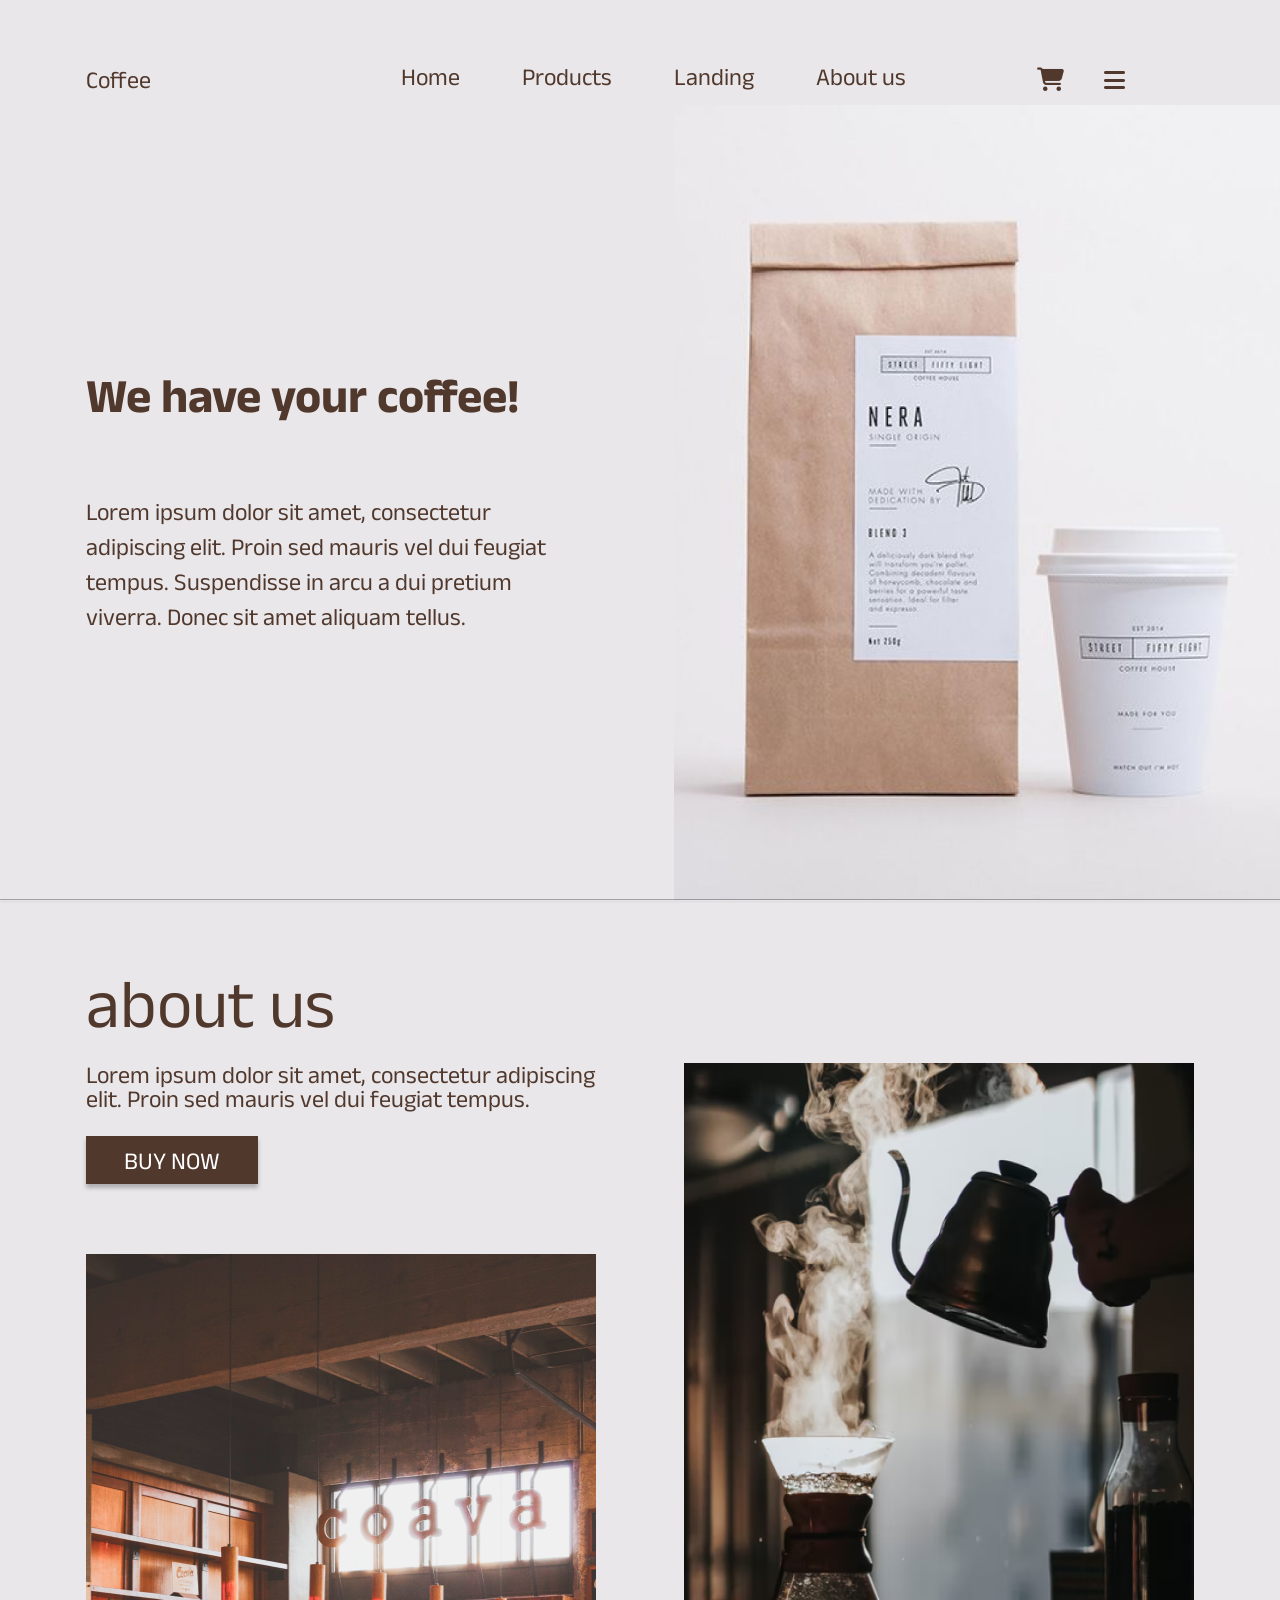
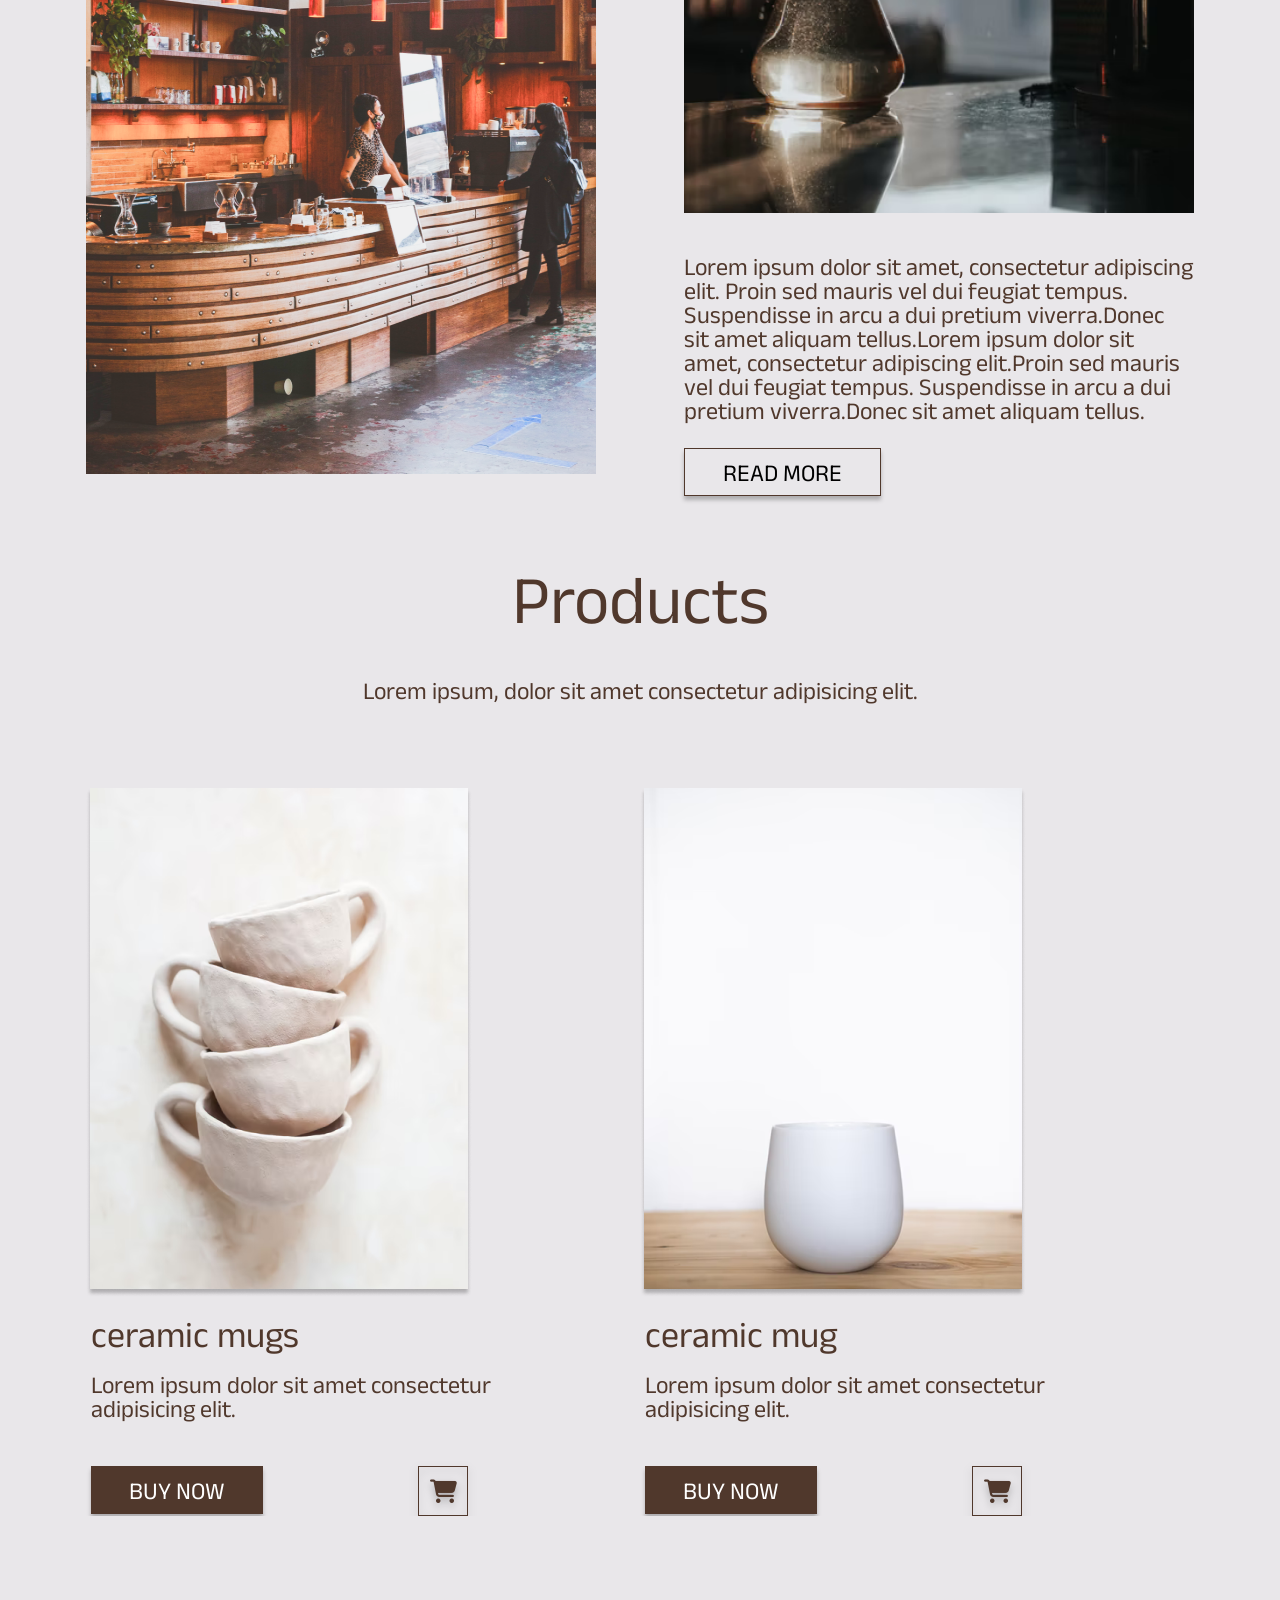
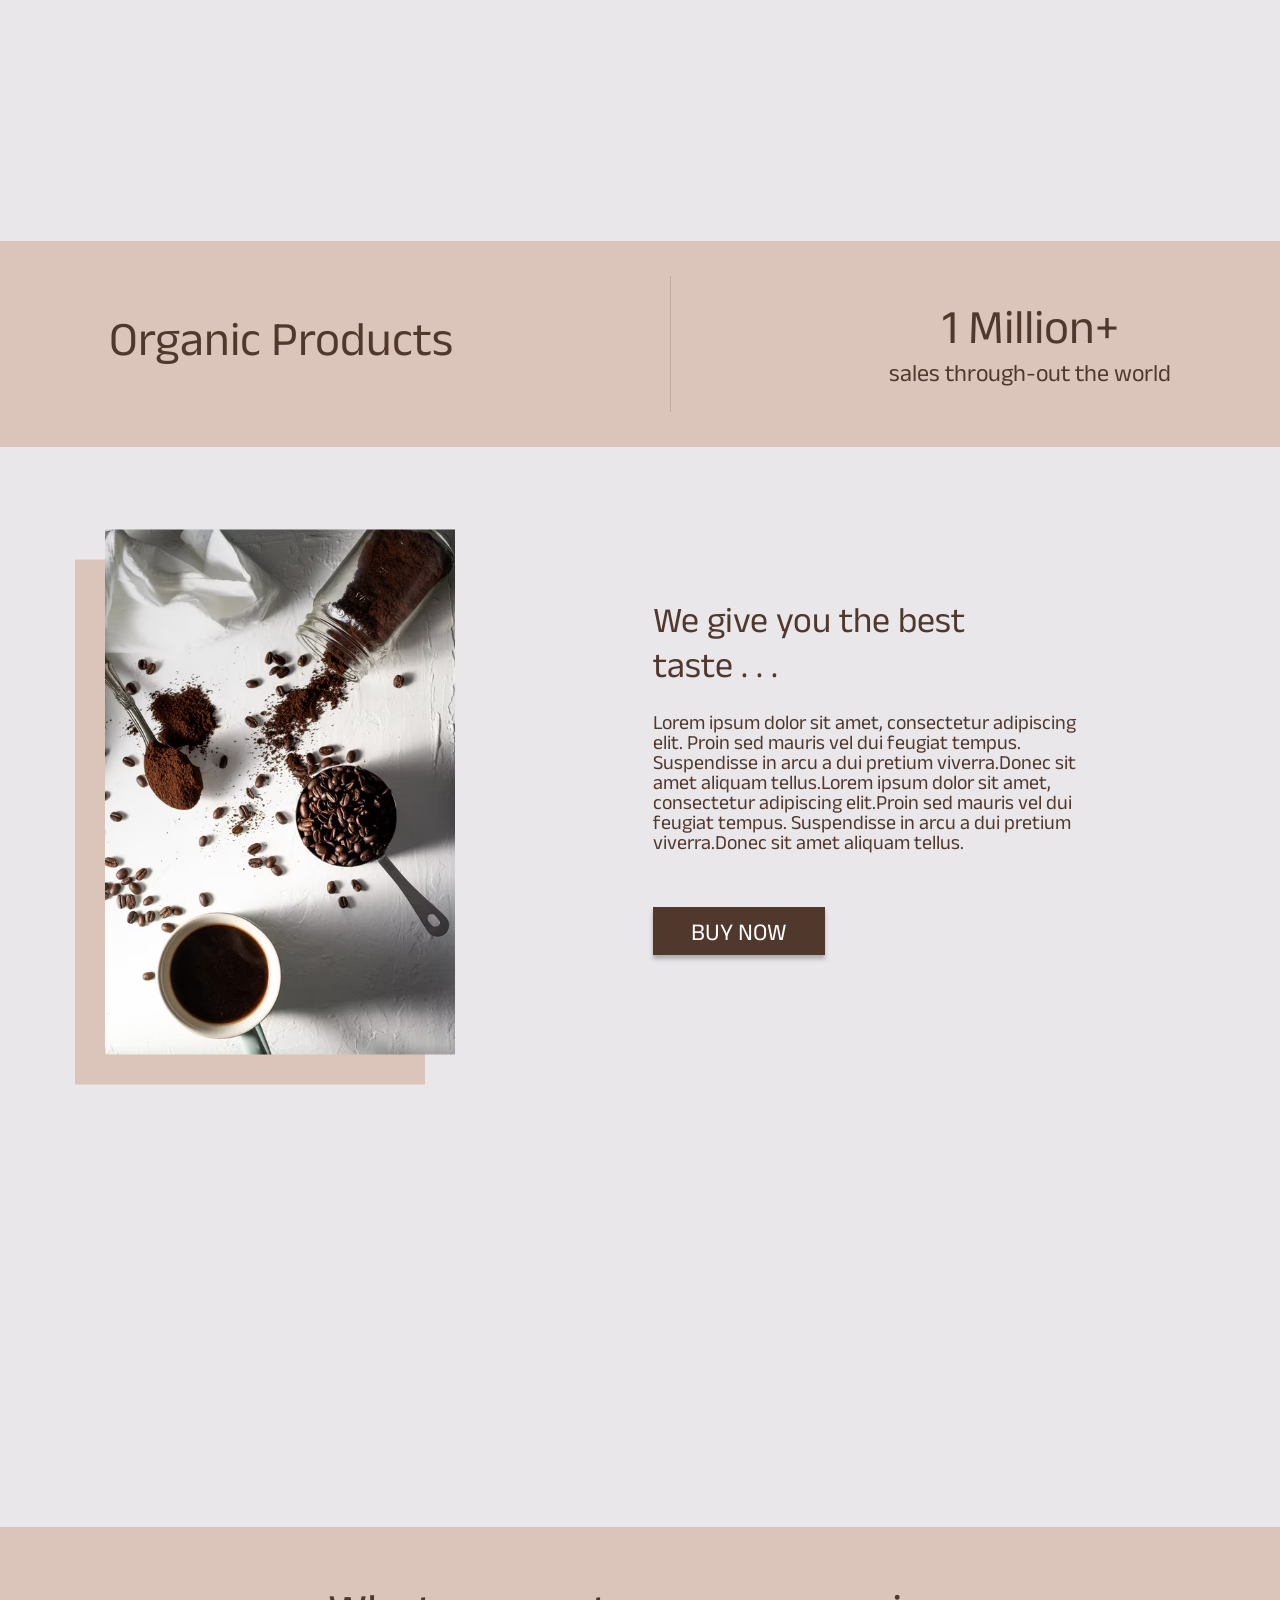
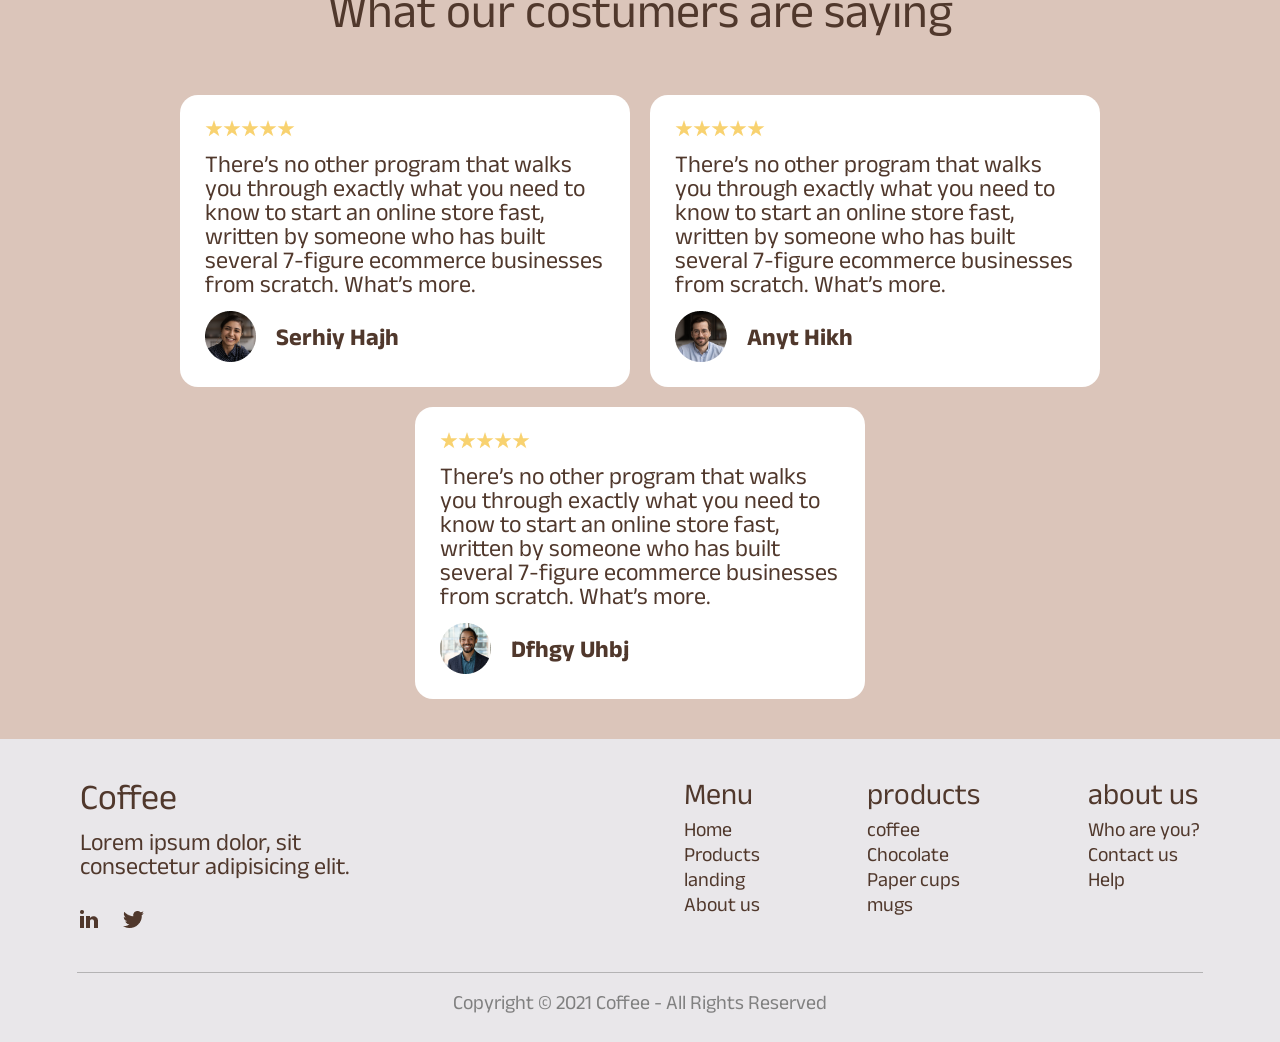
<file: index.html>
<!DOCTYPE html>
<html lang="en">
<head>
    <meta charset="UTF-8">
    <meta http-equiv="X-UA-Compatible" content="IE=edge">
    <meta name="viewport" content="width=device-width, initial-scale=1.0">
    <title>Document</title>
    <link rel="stylesheet" href="https://cdnjs.cloudflare.com/ajax/libs/font-awesome/6.1.1/css/all.min.css">
    <link rel="stylesheet" href="./styles/reset.css">
    <link rel="stylesheet" type="text/css" href="./slick/slick.css"/>
    <link rel="stylesheet" type="text/css" href="./slick/slick-theme.css"/>
    <link rel="preconnect" href="https://fonts.googleapis.com">
    <link rel="preconnect" href="https://fonts.gstatic.com" crossorigin>
    <link href="https://fonts.googleapis.com/css2?family=Anek+Latin&display=swap" rel="stylesheet">
    <link rel="stylesheet" href="./styles/animate.css">
    <link rel="stylesheet" href="./styles/styles.css">
    
    <script src="https://cdnjs.cloudflare.com/ajax/libs/jquery/3.6.0/jquery.min.js"></script>
</head>
<body> 
   <main class="root">
    <header class="header">
        <p class="header_title">Coffee</p>
        <nav class="navigation">
          <ul>
            <li class="navigation_link">
                <a href="#home">Home</a>
            </li>
            <li class="navigation_link">
                <a href="#products">Products</a>
            </li>
            <li class="navigation_link">
                <a href="#landing">Landing</a>
            </li>
            <li class="navigation_link">
                <a href="#about-us">About us</a>
            </li>
          </ul>

          <div class="navigation_actions">
            <i class="fa-solid fa-cart-shopping"></i>
            <div class="dropdown"><button type="button" class="dropbtn"><i class="fa-solid fa-bars"></i></button>
            <div class="dropdown_content" id="dropcont">
              <a href="#home">Home</a>
              <a href="#products">Products</a>
              <a href="#landing">Landing</a>
              <a href="#about-us">About us</a>
            </div>
          </div>
          </div>
        </nav>
    </header>

    <section id="home" class="home">
      <div class="home_content">

      <h2>We have your coffee!</h2>

      <p>Lorem ipsum dolor sit amet, consectetur adipiscing elit.
        Proin sed mauris vel dui feugiat tempus. 
        Suspendisse in arcu a dui pretium viverra.
        Donec sit amet aliquam tellus.</p>
      </div>
      <div class="home_logo">
        <img src="./images/home_logo.png" alt="">
      </div>
      <div class="line"></div>
    </section>

    <section id="about-us" class="about-us">
        <h2 class="about-us_title">about us</h2>
        <div class="about-us_content">
            <div class="about-us_item wow fadeInLeftBig">
            <p>Lorem ipsum dolor sit amet, consectetur adipiscing elit.
             Proin sed mauris vel dui feugiat tempus.</p>
            <button class="btn">buy now</button>
            <img src="./images/about-us-1.png" alt="">
         </div>
        <div class="about-us_item wow fadeInRightBig">
            <img src="./images/about-us-2.png" alt="">
            <p>Lorem ipsum dolor sit amet, consectetur adipiscing elit.
                Proin sed mauris vel dui feugiat tempus. Suspendisse
                 in arcu a dui pretium viverra.Donec sit amet aliquam
                 tellus.Lorem ipsum dolor sit amet, consectetur adipiscing 
                 elit.Proin sed mauris vel dui feugiat tempus. Suspendisse
                 in arcu a dui pretium viverra.Donec sit amet aliquam
                 tellus.</p>
            <button class="btn btn-secondary">read more</button>
          </div>
        </div>
    </section>

    <section class="products" id="products">
      <h2 class="products_title">Products</h2>
      <p class="products_description">Lorem ipsum, dolor sit amet consectetur adipisicing elit.</p>

      <div class="products_items">
        <div class="products_card">
          <img src="./images/products-1.png" alt="">
          <h4>ceramic mugs</h4>
          <p>Lorem ipsum dolor sit amet consectetur adipisicing elit.</p>
          <div class="products_actions">
            <button class="btn">buy now</button>
            <div>
              <i class="fa-solid fa-cart-shopping"></i>
            </div>
          </div>
        </div>

        <div class="products_card">
          <img src="./images/products-2.png" alt="">
          <h4>ceramic mug</h4>
          <p>Lorem ipsum dolor sit amet consectetur adipisicing elit.</p>
          <div class="products_actions">
            <button class="btn">buy now</button>
            <div>
              <i class="fa-solid fa-cart-shopping"></i>
            </div>
          </div>
        </div>

        <div class="products_card">
          <img src="./images/products-3.png" alt="">
          <h4>coffee beans</h4>
          <p>Lorem ipsum dolor sit amet consectetur adipisicing elit.</p>
          <div class="products_actions">
            <button class="btn">buy now</button>
            <div>
              <i class="fa-solid fa-cart-shopping"></i>
            </div>
          </div>
        </div>

        <div class="products_card">
          <img src="./images/products-1.png" alt="">
          <h4>some other item</h4>
          <p>Lorem ipsum dolor sit amet consectetur adipisicing elit.</p>
          <div class="products_actions">
            <button class="btn">buy now</button>
            <div>
              <i class="fa-solid fa-cart-shopping"></i>
            </div>
          </div>
        </div>

        <div class="products_card">
          <img src="./images/products-2.png" alt="">
          <h4>last item</h4>
          <p>Lorem ipsum dolor sit amet consectetur adipisicing elit.</p>
          <div class="products_actions">
            <button class="btn">buy now</button>
            <div>
              <i class="fa-solid fa-cart-shopping"></i>
            </div>
          </div>
        </div>

      </div>

    </section>

    <section class="advertisin">
      <h2 class="advertisin_title">Organic Products</h2>
      <div class="advertisin_line"></div>
      <div class="advertisin_sales">
        <h2 class="advertisin_title">1 Million+</h2>
        <p class="advertisin_description">sales through-out the world</p>
      </div>
    </section>

    <section class="landing" id="landing">
      <div class="landing_cards">
        <div class="landing_false"></div>
        <img src="./images/landing.png" alt="image">
      </div>
      <div class="landing_text">
        <h2 class="landing_title">We give you the best taste . . .</h2>
        <p class="landing_description">Lorem ipsum dolor sit amet, consectetur adipiscing elit.
          Proin sed mauris vel dui feugiat tempus. Suspendisse
           in arcu a dui pretium viverra.Donec sit amet aliquam
           tellus.Lorem ipsum dolor sit amet, consectetur adipiscing 
           elit.Proin sed mauris vel dui feugiat tempus. Suspendisse
           in arcu a dui pretium viverra.Donec sit amet aliquam
           tellus.</p>
           <button class="btn ">buy now</button>
      </div>
    </section>

    <section class="reviews">
      <h2 class="reviews_title">What our costumers are saying</h2>
      </div>
      <div class="reviews_cards">
      <div class="reviews_card">
        <div class="reviews_stars">
        <img src="./images/star.png" alt="">
        <img src="./images/star.png" alt="">
        <img src="./images/star.png" alt="">
        <img src="./images/star.png" alt="">
        <img src="./images/star.png" alt="">
        </div>
        <p class="reviews_description">There’s no other program that walks you through exactly what you need to know to start an online store fast, written by someone who has built several 7-figure ecommerce businesses from scratch. What’s more.</p>
        <div class="reviews_reviewer">
        <img src="./images/reviewer-1.png" alt="">
        <h5>Serhiy Hajh</h5>
        </div>
      </div>
      <div class="reviews_card">
        <div class="reviews_stars">
        <img src="./images/star.png" alt="">
        <img src="./images/star.png" alt="">
        <img src="./images/star.png" alt="">
        <img src="./images/star.png" alt="">
        <img src="./images/star.png" alt="">
        </div>
        <p class="reviews_description">There’s no other program that walks you through exactly what you need to know to start an online store fast, written by someone who has built several 7-figure ecommerce businesses from scratch. What’s more.</p>
        <div class="reviews_reviewer">
        <img src="./images/reviewer-2.png" alt="">
        <h5>Anyt Hikh</h5>
        </div>
      </div>
      <div class="reviews_card">
        <div class="reviews_stars">
        <img src="./images/star.png" alt="">
        <img src="./images/star.png" alt="">
        <img src="./images/star.png" alt="">
        <img src="./images/star.png" alt="">
        <img src="./images/star.png" alt="">
        </div>
        <p class="reviews_description">There’s no other program that walks you through exactly what you need to know to start an online store fast, written by someone who has built several 7-figure ecommerce businesses from scratch. What’s more.</p>
        <div class="reviews_reviewer">
        <img src="./images/reviewer-3.png" alt="">
        <h5>Dfhgy Uhbj</h5>
        </div>
      </div>    
      </div>
    </section>

    <footer class="footer" id="footer">
      <div class="footer_columns">
        <div class="footer_advertisin">
          <h3 class="title">Coffee</h3>
          <p class="description">Lorem ipsum dolor, sit consectetur adipisicing elit.
          </p>
        
          <div class="footer_social"> <a href="#"><img src="./images/lincedin.png" alt="link"></a>
          <a href="#"><img src="./images/twitter.png" alt="link"></a>
          </div>
        </div>
          <div class="footer_menu">
            <h4>Menu</h4>
            <ul>
              <li>Home</li>
              <li>Products</li>
              <li>landing</li>
              <li>About us</li>
            </ul>
          </div>
          <div class="footer_products">
            <h4>products</h4>
            <ul>
              <li>coffee</li>
              <li>Chocolate</li>
              <li>Paper cups</li>
              <li>mugs</li>
            </ul>
          </div>
          <div class="footer_about-us">
            <h4>about us</h4>
            <ul>
              <li>Who are you?</li>
              <li>Contact us</li>
              <li>Help</li>
            </ul>
          </div>
      </div>
      <div class="line2"></div>
        <div class="footer_foot">
          <p>Copyright © 2021 Coffee - All Rights Reserved</p>
        </div>
    </footer>
  </main>


  <script src="./scripts/wow.js"></script>

  <script type="text/javascript" src="./slick/slick.js"></script>
  
  <script>
    new WOW().init();

    $('.products_items').slick({
    arrows: false,
    dots: false,
    infinite: true,
    speed: 900,
    slidesToShow: 3,
    slidesToScroll: 1,
    responsive: [
      {
        breakpoint: 1350,
        settings: {
          slidesToShow: 2,
          slidesToScroll: 1,
          infinite: true,
        }
      },
      {
        breakpoint: 950,
        settings: {
          slidesToShow: 1,
          slidesToScroll: 1
        }
      },
    ]
  });
  
  $('.reviews_cards').slic({
  infinite: true,
  slidesToShow: 3,
  slidesToScroll: 1,
  arrows: false,
  speed: 900,
  autoplay: true,
  autoplaySpeed: 4000,

  responsive: [
      {
        breakpoint: 1200,
        settings: {
          slidesToShow: 2,
          slidesToScroll: 1,
          infinite: true,
          autoplay: false,
          autoplaySpeed: 0
        }
      }
    ]
  });



  </script>


</body>
</html>
</file>
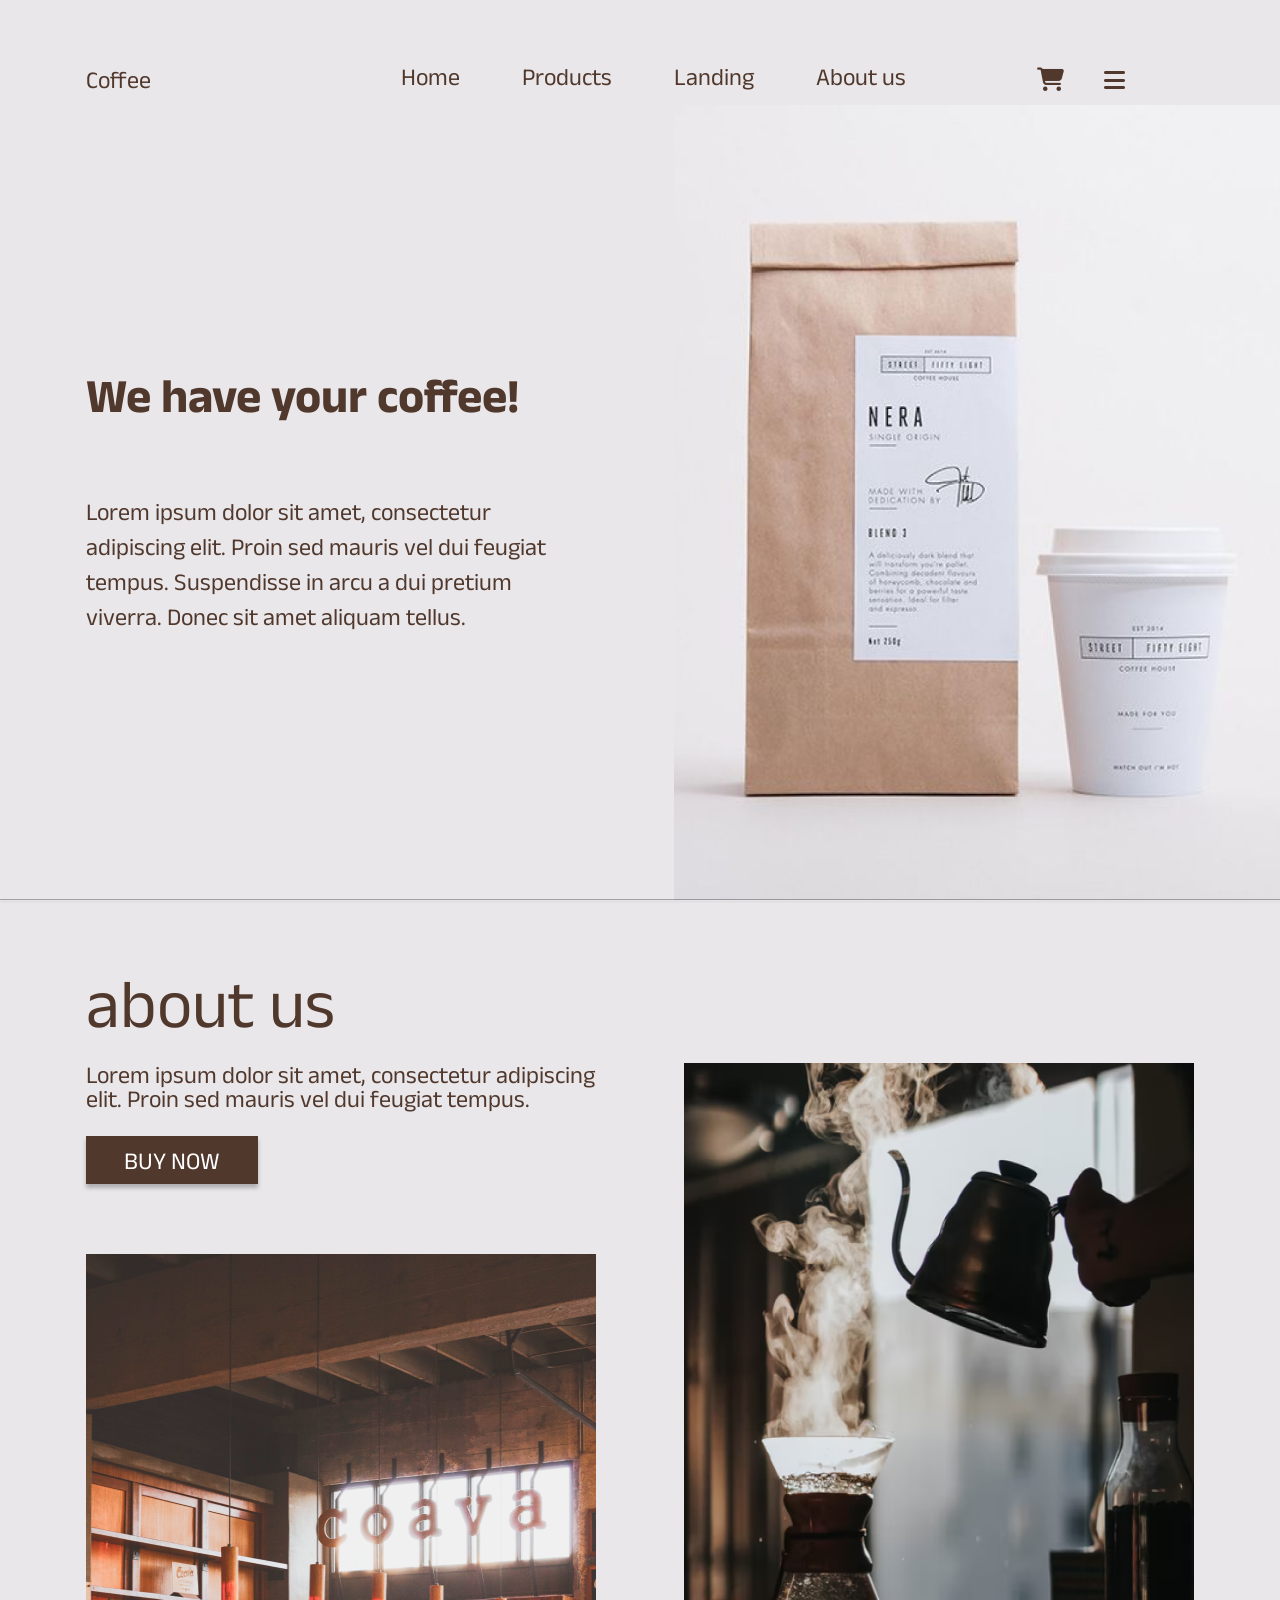
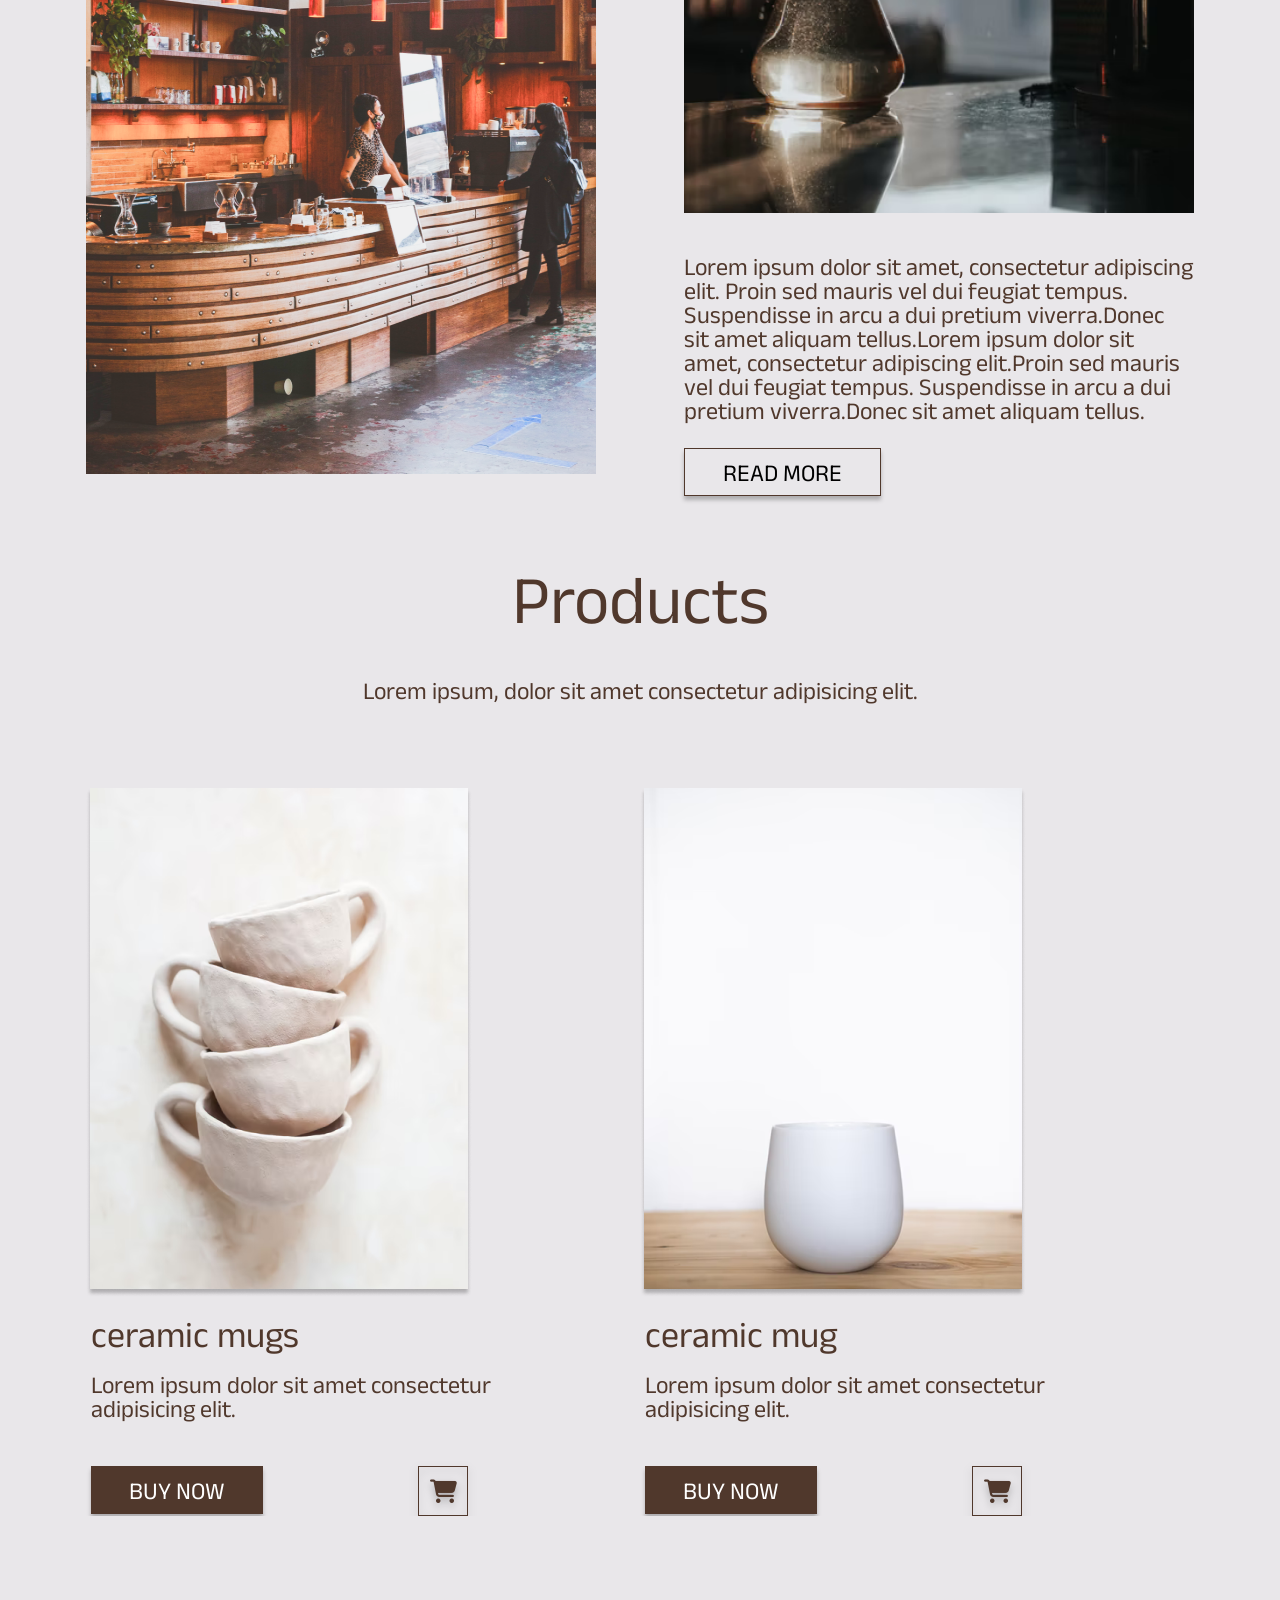
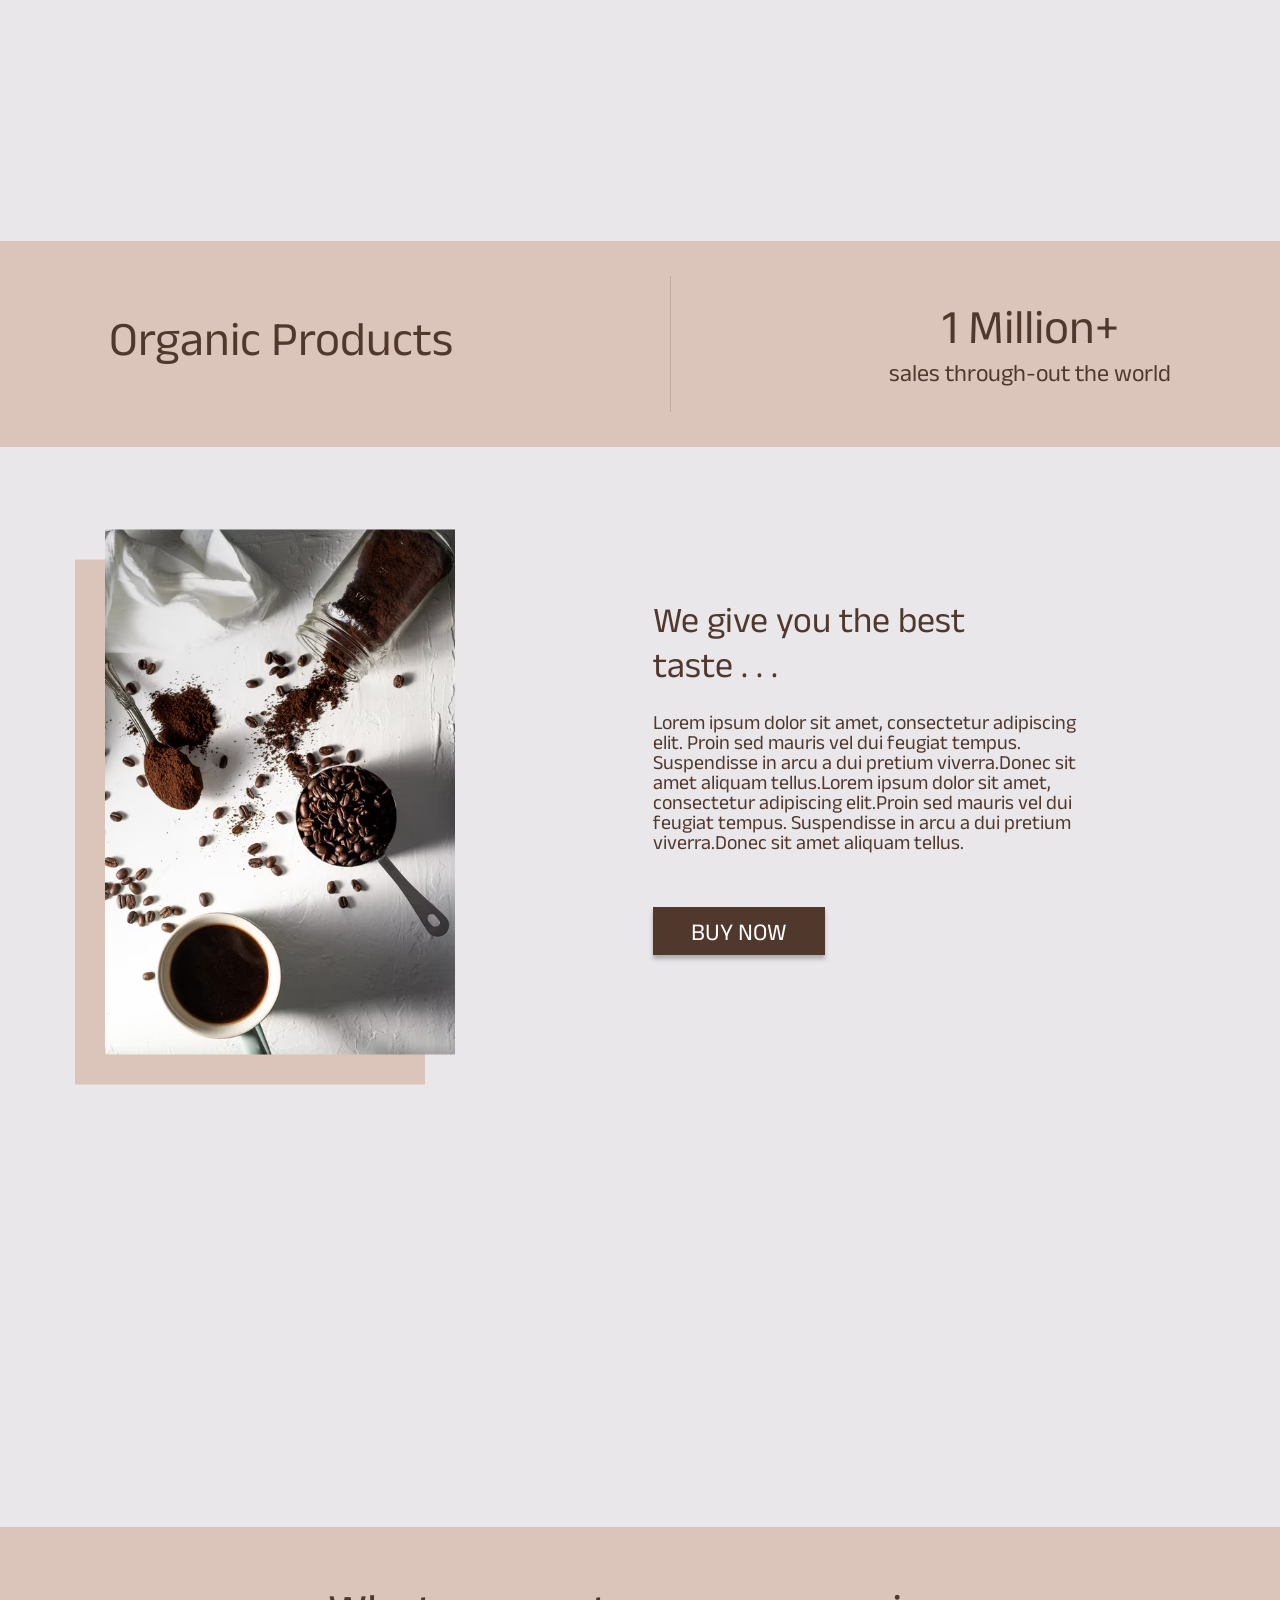
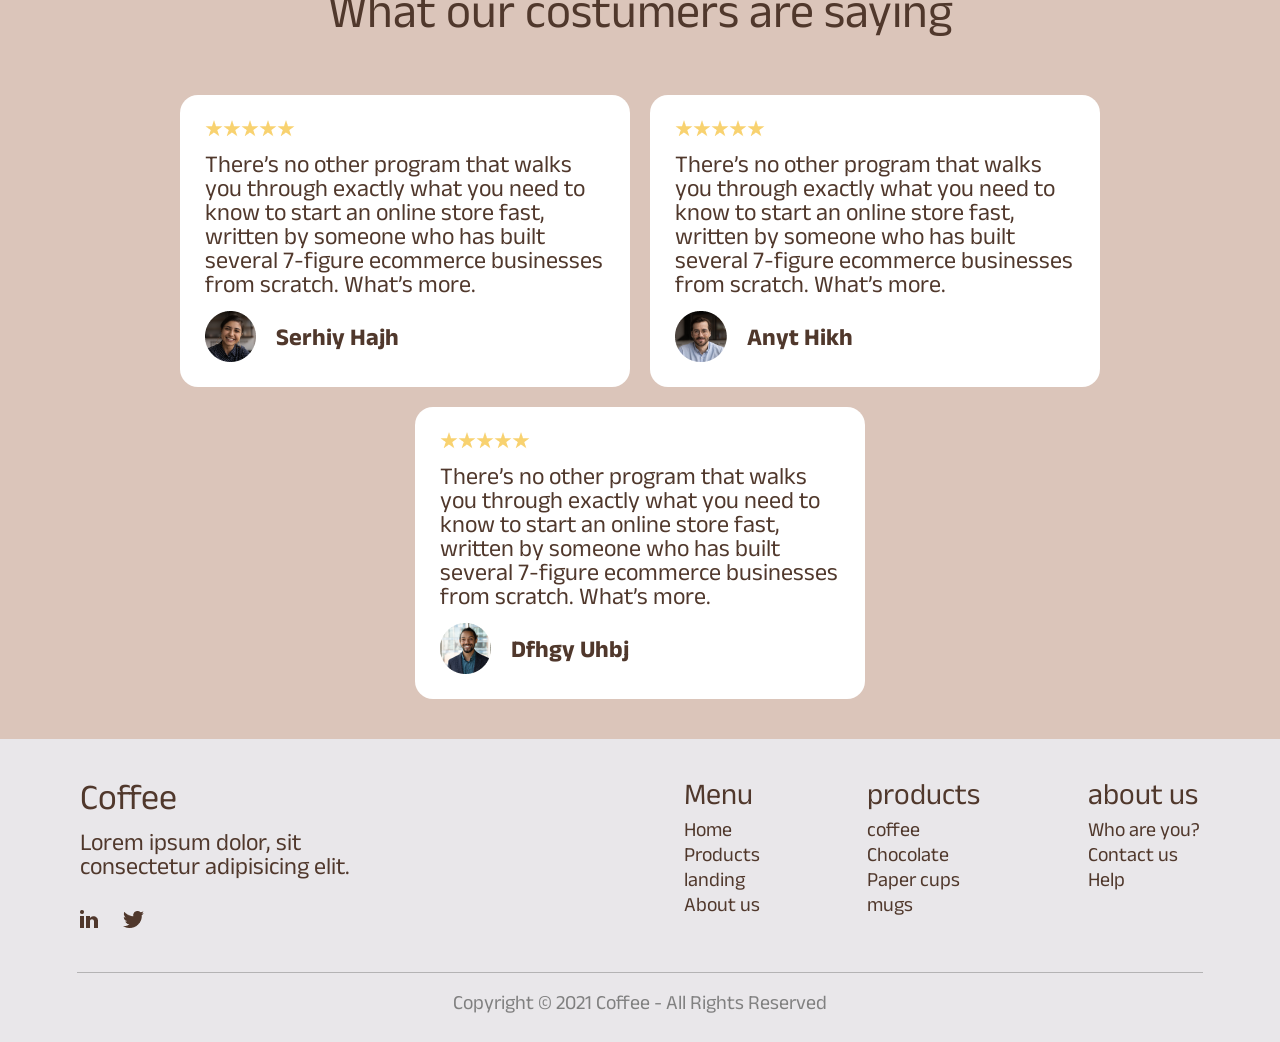
<file: project-1/index.html>
<!DOCTYPE html>
<html lang="en">
<head>
    <meta charset="UTF-8">
    <meta http-equiv="X-UA-Compatible" content="IE=edge">
    <meta name="viewport" content="width=device-width, initial-scale=1.0">
    <title>Document</title>
    <link rel="stylesheet" href="https://cdnjs.cloudflare.com/ajax/libs/font-awesome/6.1.1/css/all.min.css">
    <link rel="stylesheet" href="./styles/reset.css">
    <link rel="stylesheet" type="text/css" href="./slick/slick.css"/>
    <link rel="stylesheet" type="text/css" href="./slick/slick-theme.css"/>
    <link rel="preconnect" href="https://fonts.googleapis.com">
    <link rel="preconnect" href="https://fonts.gstatic.com" crossorigin>
    <link href="https://fonts.googleapis.com/css2?family=Anek+Latin&display=swap" rel="stylesheet">
    <link rel="stylesheet" href="./styles/animate.css">
    <link rel="stylesheet" href="./styles/styles.css">
    
    <script src="https://cdnjs.cloudflare.com/ajax/libs/jquery/3.6.0/jquery.min.js"></script>
</head>
<body> 
   <main class="root">
    <header class="header">
        <p class="header_title">Coffee</p>
        <nav class="navigation">
          <ul>
            <li class="navigation_link">
                <a href="#home">Home</a>
            </li>
            <li class="navigation_link">
                <a href="#products">Products</a>
            </li>
            <li class="navigation_link">
                <a href="#landing">Landing</a>
            </li>
            <li class="navigation_link">
                <a href="#about-us">About us</a>
            </li>
          </ul>

          <div class="navigation_actions">
            <i class="fa-solid fa-cart-shopping shopping"></i>
            <div class="dropdown"><button type="button" class="dropbtn"><i class="fa-solid fa-bars"></i></button>
            <div class="dropdown_content" id="dropcont">
              <a href="#home">Home</a>
              <a href="#products">Products</a>
              <a href="#landing">Landing</a>
              <a href="#about-us">About us</a>
            </div>
          </div>
          </div>
        </nav>
    </header>

    <section id="home" class="home">
      <div class="home_content">

      <h2>We have your coffee!</h2>

      <p>Lorem ipsum dolor sit amet, consectetur adipiscing elit.
        Proin sed mauris vel dui feugiat tempus. 
        Suspendisse in arcu a dui pretium viverra.
        Donec sit amet aliquam tellus.</p>
      </div>
      <div class="home_logo">
        <img src="./images/home_logo.png" alt="">
      </div>
      <div class="line"></div>
    </section>

    <section id="about-us" class="about-us">
        <h2 class="about-us_title">about us</h2>
        <div class="about-us_content">
            <div class="about-us_item wow fadeInLeftBig">
            <p>Lorem ipsum dolor sit amet, consectetur adipiscing elit.
             Proin sed mauris vel dui feugiat tempus.</p>
            <button class="btn">buy now</button>
            <img src="./images/about-us-1.png" alt="">
         </div>
        <div class="about-us_item wow fadeInRightBig">
            <img src="./images/about-us-2.png" alt="">
            <p>Lorem ipsum dolor sit amet, consectetur adipiscing elit.
                Proin sed mauris vel dui feugiat tempus. Suspendisse
                 in arcu a dui pretium viverra.Donec sit amet aliquam
                 tellus.Lorem ipsum dolor sit amet, consectetur adipiscing 
                 elit.Proin sed mauris vel dui feugiat tempus. Suspendisse
                 in arcu a dui pretium viverra.Donec sit amet aliquam
                 tellus.</p>
            <button class="btn btn-secondary">read more</button>
          </div>
        </div>
    </section>

    <section class="products" id="products">
      <h2 class="products_title">Products</h2>
      <p class="products_description">Lorem ipsum, dolor sit amet consectetur adipisicing elit.</p>

      <div class="products_items">
        <div class="products_card">
          <img src="./images/products-1.png" alt="">
          <h4>ceramic mugs</h4>
          <p>Lorem ipsum dolor sit amet consectetur adipisicing elit.</p>
          <div class="products_actions">
            <button class="btn">buy now</button>
            <div>
              <i class="fa-solid fa-cart-shopping"></i>
            </div>
          </div>
        </div>

        <div class="products_card">
          <img src="./images/products-2.png" alt="">
          <h4>ceramic mug</h4>
          <p>Lorem ipsum dolor sit amet consectetur adipisicing elit.</p>
          <div class="products_actions">
            <button class="btn">buy now</button>
            <div>
              <i class="fa-solid fa-cart-shopping"></i>
            </div>
          </div>
        </div>

        <div class="products_card">
          <img src="./images/products-3.png" alt="">
          <h4>coffee beans</h4>
          <p>Lorem ipsum dolor sit amet consectetur adipisicing elit.</p>
          <div class="products_actions">
            <button class="btn">buy now</button>
            <div>
              <i class="fa-solid fa-cart-shopping"></i>
            </div>
          </div>
        </div>

        <div class="products_card">
          <img src="./images/products-1.png" alt="">
          <h4>some other item</h4>
          <p>Lorem ipsum dolor sit amet consectetur adipisicing elit.</p>
          <div class="products_actions">
            <button class="btn">buy now</button>
            <div>
              <i class="fa-solid fa-cart-shopping"></i>
            </div>
          </div>
        </div>

        <div class="products_card">
          <img src="./images/products-2.png" alt="">
          <h4>last item</h4>
          <p>Lorem ipsum dolor sit amet consectetur adipisicing elit.</p>
          <div class="products_actions">
            <button class="btn">buy now</button>
            <div>
              <i class="fa-solid fa-cart-shopping"></i>
            </div>
          </div>
        </div>

      </div>

    </section>

    <section class="advertisin">
      <h2 class="advertisin_title">Organic Products</h2>
      <div class="advertisin_line"></div>
      <div class="advertisin_sales">
        <h2 class="advertisin_title">1 Million+</h2>
        <p class="advertisin_description">sales through-out the world</p>
      </div>
    </section>

    <section class="landing" id="landing">
      <div class="landing_cards">
        <div class="landing_false"></div>
        <img src="./images/landing.png" alt="image">
      </div>
      <div class="landing_text">
        <h2 class="landing_title">We give you the best taste . . .</h2>
        <p class="landing_description">Lorem ipsum dolor sit amet, consectetur adipiscing elit.
          Proin sed mauris vel dui feugiat tempus. Suspendisse
           in arcu a dui pretium viverra.Donec sit amet aliquam
           tellus.Lorem ipsum dolor sit amet, consectetur adipiscing 
           elit.Proin sed mauris vel dui feugiat tempus. Suspendisse
           in arcu a dui pretium viverra.Donec sit amet aliquam
           tellus.</p>
           <button class="btn ">buy now</button>
      </div>
    </section>

    <section class="reviews">
      <h2 class="reviews_title">What our costumers are saying</h2>
      </div>
      <div class="reviews_cards">
      <div class="reviews_card">
        <div class="reviews_stars">
        <img src="./images/star.png" alt="">
        <img src="./images/star.png" alt="">
        <img src="./images/star.png" alt="">
        <img src="./images/star.png" alt="">
        <img src="./images/star.png" alt="">
        </div>
        <p class="reviews_description">There’s no other program that walks you through exactly what you need to know to start an online store fast, written by someone who has built several 7-figure ecommerce businesses from scratch. What’s more.</p>
        <div class="reviews_reviewer">
        <img src="./images/reviewer-1.png" alt="">
        <h5>Serhiy Hajh</h5>
        </div>
      </div>
      <div class="reviews_card">
        <div class="reviews_stars">
        <img src="./images/star.png" alt="">
        <img src="./images/star.png" alt="">
        <img src="./images/star.png" alt="">
        <img src="./images/star.png" alt="">
        <img src="./images/star.png" alt="">
        </div>
        <p class="reviews_description">There’s no other program that walks you through exactly what you need to know to start an online store fast, written by someone who has built several 7-figure ecommerce businesses from scratch. What’s more.</p>
        <div class="reviews_reviewer">
        <img src="./images/reviewer-2.png" alt="">
        <h5>Anyt Hikh</h5>
        </div>
      </div>
      <div class="reviews_card">
        <div class="reviews_stars">
        <img src="./images/star.png" alt="">
        <img src="./images/star.png" alt="">
        <img src="./images/star.png" alt="">
        <img src="./images/star.png" alt="">
        <img src="./images/star.png" alt="">
        </div>
        <p class="reviews_description">There’s no other program that walks you through exactly what you need to know to start an online store fast, written by someone who has built several 7-figure ecommerce businesses from scratch. What’s more.</p>
        <div class="reviews_reviewer">
        <img src="./images/reviewer-3.png" alt="">
        <h5>Dfhgy Uhbj</h5>
        </div>
      </div>    
      </div>
    </section>

    <footer class="footer" id="footer">
      <div class="footer_columns">
        <div class="footer_advertisin">
          <h3 class="title">Coffee</h3>
          <p class="description">Lorem ipsum dolor, sit consectetur adipisicing elit.
          </p>
        
          <div class="footer_social"> <a href="#"><img src="./images/lincedin.png" alt="link"></a>
          <a href="#"><img src="./images/twitter.png" alt="link"></a>
          </div>
        </div>
          <div class="footer_menu">
            <h4>Menu</h4>
            <ul>
              <li>Home</li>
              <li>Products</li>
              <li>landing</li>
              <li>About us</li>
            </ul>
          </div>
          <div class="footer_products">
            <h4>products</h4>
            <ul>
              <li>coffee</li>
              <li>Chocolate</li>
              <li>Paper cups</li>
              <li>mugs</li>
            </ul>
          </div>
          <div class="footer_about-us">
            <h4>about us</h4>
            <ul>
              <li>Who are you?</li>
              <li>Contact us</li>
              <li>Help</li>
            </ul>
          </div>
      </div>
      <div class="line2"></div>
        <div class="footer_foot">
          <p>Copyright © 2021 Coffee - All Rights Reserved</p>
        </div>
    </footer>
  </main>


  <script src="./scripts/wow.js"></script>

  <script type="text/javascript" src="./slick/slick.js"></script>
  
  <script>
    new WOW().init();

    $('.products_items').slick({
    arrows: false,
    dots: false,
    infinite: true,
    speed: 900,
    slidesToShow: 3,
    slidesToScroll: 1,
    responsive: [
      {
        breakpoint: 1350,
        settings: {
          slidesToShow: 2,
          slidesToScroll: 1,
          infinite: true,
        }
      },
      {
        breakpoint: 950,
        settings: {
          slidesToShow: 1,
          slidesToScroll: 1
        }
      },
    ]
  });
  
  $('.reviews_cards').slic({
  infinite: true,
  slidesToShow: 3,
  slidesToScroll: 1,
  arrows: false,
  speed: 900,
  autoplay: true,
  autoplaySpeed: 4000,

  responsive: [
      {
        breakpoint: 1200,
        settings: {
          slidesToShow: 2,
          slidesToScroll: 1,
          infinite: true,
          autoplay: false,
          autoplaySpeed: 0
        }
      }
    ]
  });



  </script>


</body>
</html>
</file>
<file: styles/styles.css>
* {
  margin: 0;
  font-size: 24px;
  font-family: "Anek Latin", sans-serif;
  color: #50382c;
}

html {
  scroll-behavior: smooth;
}

.root {
  padding-top: 55px;
  background-color: #e9e7ea;
}

.header {
  height: 50px;
  display: -webkit-box;
  display: -ms-flexbox;
  display: flex;
  -webkit-box-pack: justify;
      -ms-flex-pack: justify;
          justify-content: space-between;
  top: 0;
  -webkit-box-align: center;
      -ms-flex-align: center;
          align-items: center;
  padding: 0 86px;
  position: sticky;
  z-index: 9;
  background-color: #e9e7ea;
}
.header_ {
  font-size: 36px;
}

.navigation {
  display: -webkit-box;
  display: -ms-flexbox;
  display: flex;
}
.navigation ul {
  display: -webkit-box;
  display: -ms-flexbox;
  display: flex;
  margin-right: 130px;
}
.navigation_link {
  margin-right: 62px;
  text-decoration: none;
}
.navigation_link:last-child {
  margin-right: 0;
}
.navigation_link a {
  -webkit-transition: 0.4s;
  transition: 0.4s;
  color: #50382c;
  text-decoration: none;
}
.navigation_link :hover {
  font-weight: 700;
  opacity: 0.9;
}
.navigation_actions {
  display: -webkit-box;
  display: -ms-flexbox;
  display: flex;
}
.navigation_actions :first-child {
  margin-right: 30px;
}
.navigation_actions i {
  color: #50382c;
  cursor: pointer;
  width: 28px;
  height: 28px;
  display: -webkit-box;
  display: -ms-flexbox;
  display: flex;
  -webkit-box-align: center;
      -ms-flex-align: center;
          align-items: center;
  -webkit-transition: 0.4s;
  transition: 0.4s;
  -webkit-box-pack: center;
      -ms-flex-pack: center;
          justify-content: center;
  border-radius: 50%;
}
.navigation_actions i:hover {
  -webkit-transform: scale(1.1);
          transform: scale(1.1);
}
.navigation_actions :last-child:hover .dropdown_content {
  display: block;
}
.navigation_actions a:hover {
  font-weight: 700;
  opacity: 0.9;
}

.dropdown {
  position: relative;
  display: inline-block;
}
.dropdown_content {
  display: none;
  position: absolute;
  background-color: #e9e7ea;
  min-width: 100px;
  -webkit-box-shadow: 0px 8px 16px 0px rgba(0, 0, 0, 0.2);
          box-shadow: 0px 8px 16px 0px rgba(0, 0, 0, 0.2);
  z-index: 1;
  border-radius: 8px;
}
.dropdown a {
  padding: 15px 20px;
  text-decoration: none;
  display: block;
}

.dropbtn {
  border: none;
  background-color: #e9e7ea;
}

.home {
  position: relative;
  height: calc(100vh - 105px);
  display: -webkit-box;
  display: -ms-flexbox;
  display: flex;
  -webkit-box-align: center;
      -ms-flex-align: center;
          align-items: center;
  padding-left: 86px;
  -webkit-box-pack: justify;
      -ms-flex-pack: justify;
          justify-content: space-between;
}
.home_content {
  -ms-flex-preferred-size: 40%;
      flex-basis: 40%;
  -ms-flex-negative: 0;
      flex-shrink: 0;
}
.home_content h2 {
  font-size: 48px;
  font-weight: bold;
  margin-bottom: 74px;
}
.home_content p {
  line-height: 35px;
}
.home_logo {
  height: 100%;
}
.home_logo img {
  height: 100%;
  width: auto;
}

.about-us {
  position: relative;
  padding: 70px 86px 0 86px;
}
.about-us_title {
  font-size: 68px;
  margin-bottom: 25px;
}
.about-us_content {
  display: -webkit-box;
  display: -ms-flexbox;
  display: flex;
  -webkit-box-pack: justify;
      -ms-flex-pack: justify;
          justify-content: space-between;
}
.about-us_item {
  width: 46%;
  -ms-flex-negative: 0;
      flex-shrink: 0;
}
.about-us_item p {
  margin-bottom: 25px;
}
.about-us_item:first-child img {
  max-width: 100%;
  height: 820px;
}
.about-us_item:first-child button {
  margin-bottom: 70px;
}
.about-us_item:last-child img {
  height: 750px;
  max-width: 100%;
  margin-bottom: 38px;
}

.btn {
  height: 48px;
  padding: 0 38px;
  width: -webkit-max-content;
  width: -moz-max-content;
  width: max-content;
  background-color: #50382c;
  -webkit-box-shadow: 0 4px 4px 0 rgba(0, 0, 0, 0.25);
          box-shadow: 0 4px 4px 0 rgba(0, 0, 0, 0.25);
  color: #ffffff;
  border: none;
  text-transform: uppercase;
  cursor: pointer;
}
.btn:active {
  -webkit-transform: scale(0.9);
          transform: scale(0.9);
  -webkit-transition: 0.2s;
  transition: 0.2s;
  -webkit-box-shadow: 0px 0px 4px 4px #50382c;
          box-shadow: 0px 0px 4px 4px #50382c;
}

.btn-secondary {
  color: #000000;
  background-color: #e9e7ea;
  border: 1px solid #50382c;
  text-transform: uppercase;
}

.line {
  position: absolute;
  bottom: 0;
  left: 0;
  width: 100%;
  height: 1px;
  opacity: 30%;
  background-color: #000000;
  -webkit-box-shadow: 1px 2px 2px 0px rgba(0, 0, 0, 0.25);
          box-shadow: 1px 2px 2px 0px rgba(0, 0, 0, 0.25);
}

.products {
  padding: 70px 86px 155px 86px;
}
.products_title {
  font-size: 68px;
  text-align: center;
  margin-bottom: 45px;
}
.products_description {
  margin-bottom: 85px;
  text-align: center;
}
.products_card {
  margin-right: 40px;
}
.products_card img {
  margin-bottom: 20px;
}
.products_card h4 {
  margin-bottom: 20px;
  margin-left: 5px;
  font-size: 36px;
}
.products_card button {
  margin-left: 5px;
}
.products_card p {
  width: 400px;
  margin-left: 5px;
}
.products_actions {
  margin-top: 45px;
  display: -webkit-box;
  display: -ms-flexbox;
  display: flex;
  -webkit-box-pack: left;
      -ms-flex-pack: left;
          justify-content: left;
}
.products_actions div {
  width: 48px;
  height: 48px;
  display: -webkit-box;
  display: -ms-flexbox;
  display: flex;
  margin-left: 155px;
  -webkit-box-align: center;
      -ms-flex-align: center;
          align-items: center;
  -webkit-box-pack: center;
      -ms-flex-pack: center;
          justify-content: center;
  border: 1px solid #50382C;
  -webkit-filter: drop-shadow(0px 4px 4px rgba(0, 0, 0, 0.25));
          filter: drop-shadow(0px 4px 4px rgba(0, 0, 0, 0.25));
}

.advertisin {
  margin-top: 170px;
  height: 206px;
  background-color: #dbc5ba;
  display: -webkit-box;
  display: -ms-flexbox;
  display: flex;
  -ms-flex-pack: distribute;
      justify-content: space-around;
  -webkit-box-align: center;
      -ms-flex-align: center;
          align-items: center;
}
.advertisin_title {
  font-size: 48px;
  padding-bottom: 10px;
}
.advertisin_line {
  height: 136px;
  width: 1px;
  background: rgba(80, 56, 44, 0.4196078431);
  opacity: 42%;
}
.advertisin_sales {
  text-align: center;
}

.landing {
  display: -webkit-box;
  display: -ms-flexbox;
  display: flex;
  position: relative;
  height: 120vh;
}
.landing_false {
  position: absolute;
  width: 500px;
  height: 750px;
  background-color: #dbc5ba;
  margin: 105px;
}
.landing img {
  position: absolute;
  margin-left: 140px;
  margin-top: 73px;
}
@media screen and (min-width: 1310px) {
  .landing img:hover {
    -webkit-transform: rotate(90deg);
            transform: rotate(90deg);
    -webkit-transition: 1s;
    transition: 1s;
  }
}
.landing_text {
  margin-left: 51%;
  margin-top: 220px;
}
.landing_title {
  font-size: 48px;
  line-height: 80px;
  width: 50%;
}
.landing_description {
  display: -webkit-box;
  display: -ms-flexbox;
  display: flex;
  width: 70%;
  margin-top: 25px;
  margin-bottom: 55px;
}

.reviews {
  background-color: #dbc5ba;
  padding: 30px;
}
.reviews_title {
  font-size: 48px;
  text-align: center;
  padding-top: 30px;
  padding-bottom: 50px;
}
.reviews_stars {
  display: -webkit-box;
  display: -ms-flexbox;
  display: flex;
  padding: 25px 0 0 25px;
}
.reviews_cards {
  display: -webkit-box;
  display: -ms-flexbox;
  display: flex;
  -webkit-box-pack: center;
      -ms-flex-pack: center;
          justify-content: center;
  -ms-flex-wrap: wrap;
      flex-wrap: wrap;
}
.reviews_card {
  background-color: #ffffff;
  border: none;
  border-radius: 18px;
  width: 450px;
  margin: 10px;
}
.reviews_description {
  padding: 15px 25px;
}
.reviews_reviewer {
  display: -webkit-box;
  display: -ms-flexbox;
  display: flex;
  -webkit-box-align: center;
      -ms-flex-align: center;
          align-items: center;
  padding: 0 25px 25px;
}
.reviews_reviewer img {
  margin-right: 20px;
}
.reviews_reviewer h5 {
  font-weight: 700;
}

.footer {
  background-color: #e9e7ea;
}
.footer_columns {
  padding: 40px 80px;
  display: -webkit-box;
  display: -ms-flexbox;
  display: flex;
  -webkit-box-orient: horizontal;
  -webkit-box-direction: normal;
      -ms-flex-direction: row;
          flex-direction: row;
  -webkit-box-pack: justify;
      -ms-flex-pack: justify;
          justify-content: space-between;
}
.footer h3 {
  font-size: 36px;
  padding-bottom: 15px;
}
.footer p {
  font-size: 24px;
  padding-bottom: 30px;
  width: 60%;
}
.footer img {
  margin-right: 20px;
}
.footer h4 {
  font-size: 30px;
  padding-bottom: 10px;
}
.footer li {
  font-size: 20px;
  padding-bottom: 5px;
}
.footer_foot {
  display: -webkit-box;
  display: -ms-flexbox;
  display: flex;
  text-align: center;
  -webkit-box-pack: center;
      -ms-flex-pack: center;
          justify-content: center;
  margin-top: 20px;
}
.footer_foot p {
  font-size: 20px;
  color: grey;
}

.line2 {
  position: absolute;
  width: 88%;
  height: 1px;
  background-color: grey;
  opacity: 50%;
  margin-left: 6%;
}

@media only screen and (max-width: 1310px) {
  .landing_false {
    -webkit-transform: scale(0.7);
            transform: scale(0.7);
    margin: auto;
  }
  .landing img {
    -webkit-transform: scale(0.7);
            transform: scale(0.7);
    margin-left: 30px;
    margin-top: -30px;
  }
  .landing_title {
    font-size: 36px;
    line-height: 45px;
    margin-top: 0;
  }
  .landing_text {
    margin-top: 150px;
  }
  .landing_text p {
    font-size: 20px;
  }
}
@media only screen and (max-width: 1100px) {
  .navigation_link {
    display: none;
  }

  .home h2 {
    font-size: 36px;
    margin-bottom: 25px;
  }
}
@media only screen and (max-width: 992px) {
  .home p {
    line-height: 30px;
  }

  .home_logo {
    -webkit-transform: scale(0.7);
            transform: scale(0.7);
  }

  .about-us_item p {
    font-size: 20px;
  }
  .about-us_item:first-child img {
    height: 410px;
  }
  .about-us_item:last-child img {
    height: 375px;
  }

  .about-us_title {
    font-size: 48px;
  }

  .products_title {
    font-size: 48px;
  }

  .products {
    padding-bottom: 0;
  }

  .advertisin_title {
    font-size: 36px;
  }

  .landing_false {
    display: none;
  }
  .landing img {
    -webkit-transform: scale(0.5);
            transform: scale(0.5);
    margin-left: -80px;
    margin-top: -100px;
  }
  .landing_text {
    margin-left: 45%;
    margin-top: 80px;
  }
  .landing_title {
    font-size: 24px;
    line-height: 25px;
    font-weight: 600;
  }
  .landing_description {
    margin-top: 15px;
    margin-bottom: 15px;
  }

  .reviews_title {
    font-size: 36px;
  }

  .footer_advertisin {
    width: 200px;
  }
  .footer_advertisin h3 {
    font-size: 24px;
    font-weight: 600;
  }
  .footer_advertisin p {
    font-size: 20px;
  }
  .footer h4 {
    font-size: 24px;
    font-weight: 600;
  }
  .footer .line2 {
    margin-left: 10%;
    width: 80%;
  }
}
@media only screen and (max-width: 720px) {
  .header {
    -webkit-box-pack: center;
        -ms-flex-pack: center;
            justify-content: center;
  }

  .navigation_actions {
    display: -webkit-box;
    display: -ms-flexbox;
    display: flex;
    margin: 0;
    padding: 0;
  }

  .home {
    height: 100%;
    padding: 0;
    -webkit-box-pack: center;
        -ms-flex-pack: center;
            justify-content: center;
    -webkit-box-align: center;
        -ms-flex-align: center;
            align-items: center;
    -webkit-box-orient: vertical;
    -webkit-box-direction: normal;
        -ms-flex-direction: column;
            flex-direction: column;
  }
  .home_content {
    display: -webkit-box;
    display: -ms-flexbox;
    display: flex;
    -webkit-box-pack: center;
        -ms-flex-pack: center;
            justify-content: center;
    text-align: center;
    -webkit-box-orient: vertical;
    -webkit-box-direction: normal;
        -ms-flex-direction: column;
            flex-direction: column;
    -ms-flex-wrap: wrap;
        flex-wrap: wrap;
    padding: 0 30px;
    margin: 30px 0 0;
  }
  .home_content h2 {
    display: -webkit-box;
    display: -ms-flexbox;
    display: flex;
    -webkit-box-pack: center;
        -ms-flex-pack: center;
            justify-content: center;
  }
  .home_content p {
    display: -webkit-box;
    display: -ms-flexbox;
    display: flex;
    -webkit-box-pack: center;
        -ms-flex-pack: center;
            justify-content: center;
    -webkit-box-align: center;
        -ms-flex-align: center;
            align-items: center;
  }
  .home_logo {
    margin-top: -150px;
  }
  .home_logo img {
    -webkit-transform: scale(0.7);
            transform: scale(0.7);
  }

  .about-us {
    padding: 20px;
  }
  .about-us_content {
    display: -webkit-box;
    display: -ms-flexbox;
    display: flex;
    -webkit-box-orient: vertical;
    -webkit-box-direction: normal;
        -ms-flex-direction: column;
            flex-direction: column;
    -webkit-box-pack: center;
        -ms-flex-pack: center;
            justify-content: center;
    margin: 0 auto;
    -webkit-box-align: center;
        -ms-flex-align: center;
            align-items: center;
    text-align: center;
  }
  .about-us h2 {
    display: -webkit-box;
    display: -ms-flexbox;
    display: flex;
    -webkit-box-pack: center;
        -ms-flex-pack: center;
            justify-content: center;
  }
  .about-us_item {
    display: -webkit-box;
    display: -ms-flexbox;
    display: flex;
    -webkit-box-orient: vertical;
    -webkit-box-direction: normal;
        -ms-flex-direction: column;
            flex-direction: column;
    width: 100%;
    margin-bottom: 50px;
    -webkit-box-pack: center;
        -ms-flex-pack: center;
            justify-content: center;
    -webkit-box-align: center;
        -ms-flex-align: center;
            align-items: center;
  }
  .about-us_item img {
    height: auto;
    width: 350px;
    display: -webkit-box;
    display: -ms-flexbox;
    display: flex;
    margin: 0 auto;
  }

  .products_items {
    width: 350px;
  }
  .products_actions {
    -webkit-box-pack: justify;
        -ms-flex-pack: justify;
            justify-content: space-between;
  }
  .products_actions div {
    margin: 0;
  }

  .landing {
    height: 250vh;
    -webkit-box-orient: vertical;
    -webkit-box-direction: normal;
        -ms-flex-direction: column;
            flex-direction: column;
  }
  .landing_cards img {
    position: relative;
    display: -webkit-box;
    display: -ms-flexbox;
    display: flex;
    -webkit-box-orient: vertical;
    -webkit-box-direction: normal;
        -ms-flex-direction: column;
            flex-direction: column;
    -webkit-transform: scale(0.7);
            transform: scale(0.7);
    margin: 0;
    padding: 0;
  }
  .landing_text {
    position: relative;
    margin: 0 auto;
    padding: 0;
    display: -webkit-box;
    display: -ms-flexbox;
    display: flex;
    -webkit-box-orient: vertical;
    -webkit-box-direction: normal;
        -ms-flex-direction: column;
            flex-direction: column;
    -webkit-box-pack: center;
        -ms-flex-pack: center;
            justify-content: center;
    -webkit-box-align: center;
        -ms-flex-align: center;
            align-items: center;
  }
  .landing_title {
    width: 100%;
    margin-bottom: 30px;
    padding: 0;
    text-align: center;
  }
  .landing_description {
    text-align: center;
    margin-bottom: 30px;
  }

  .reviews_card {
    overflow: hidden;
  }

  .footer_columns {
    -webkit-box-orient: vertical;
    -webkit-box-direction: normal;
        -ms-flex-direction: column;
            flex-direction: column;
    -webkit-box-pack: center;
        -ms-flex-pack: center;
            justify-content: center;
    -webkit-box-align: center;
        -ms-flex-align: center;
            align-items: center;
    text-align: center;
  }
  .footer_advertisin {
    margin: 0;
    padding: 0;
    width: 100%;
    display: -webkit-box;
    display: -ms-flexbox;
    display: flex;
    -webkit-box-orient: vertical;
    -webkit-box-direction: normal;
        -ms-flex-direction: column;
            flex-direction: column;
    -webkit-box-pack: center;
        -ms-flex-pack: center;
            justify-content: center;
    -webkit-box-align: center;
        -ms-flex-align: center;
            align-items: center;
  }
  .footer_social {
    display: -webkit-box;
    display: -ms-flexbox;
    display: flex;
    -ms-flex-pack: distribute;
        justify-content: space-around;
    width: 100%;
    margin-left: 20px;
    margin-bottom: 20px;
  }
  .footer_menu {
    margin-bottom: 20px;
  }
  .footer_products {
    margin-bottom: 20px;
  }
}
@media only screen and (max-width: 556px) {
  .products {
    margin: 0 auto;
    padding: 0;
    display: -webkit-box;
    display: -ms-flexbox;
    display: flex;
    -webkit-box-orient: vertical;
    -webkit-box-direction: normal;
        -ms-flex-direction: column;
            flex-direction: column;
    -webkit-box-align: center;
        -ms-flex-align: center;
            align-items: center;
  }

  .landing_cards img {
    margin: -70px;
    padding: 0;
  }
}
</file>
<file: project-1/styles/styles.css>
* {
  margin: 0;
  font-size: 24px;
  font-family: "Anek Latin", sans-serif;
  color: #50382c;
}

html {
  scroll-behavior: smooth;
}

body {
  -webkit-box-sizing: border-box;
          box-sizing: border-box;
}

.root {
  max-width: 100%;
  padding-top: 55px;
  background-color: #e9e7ea;
}

.header {
  height: 50px;
  display: -webkit-box;
  display: -ms-flexbox;
  display: flex;
  -webkit-box-pack: justify;
      -ms-flex-pack: justify;
          justify-content: space-between;
  top: 0;
  -webkit-box-align: center;
      -ms-flex-align: center;
          align-items: center;
  padding: 0 86px;
  position: sticky;
  z-index: 9;
  background-color: #e9e7ea;
}
.header_ {
  font-size: 36px;
}

.navigation {
  display: -webkit-box;
  display: -ms-flexbox;
  display: flex;
}
.navigation ul {
  display: -webkit-box;
  display: -ms-flexbox;
  display: flex;
  margin-right: 130px;
}
.navigation_link {
  margin-right: 62px;
  text-decoration: none;
}
.navigation_link:last-child {
  margin-right: 0;
}
.navigation_link a {
  -webkit-transition: 0.4s;
  transition: 0.4s;
  color: #50382c;
  text-decoration: none;
}
.navigation_link :hover {
  font-weight: 700;
  opacity: 0.9;
}
.navigation_actions {
  display: -webkit-box;
  display: -ms-flexbox;
  display: flex;
}
.navigation_actions :first-child {
  margin-right: 30px;
}
.navigation_actions i {
  color: #50382c;
  cursor: pointer;
  width: 28px;
  height: 28px;
  display: -webkit-box;
  display: -ms-flexbox;
  display: flex;
  -webkit-box-align: center;
      -ms-flex-align: center;
          align-items: center;
  -webkit-transition: 0.4s;
  transition: 0.4s;
  -webkit-box-pack: center;
      -ms-flex-pack: center;
          justify-content: center;
  border-radius: 50%;
}
.navigation_actions i:hover {
  -webkit-transform: scale(1.1);
          transform: scale(1.1);
}
.navigation_actions :last-child:hover .dropdown_content {
  display: block;
}
.navigation_actions a:hover {
  font-weight: 700;
  opacity: 0.9;
}

.dropdown {
  position: relative;
  display: inline-block;
}
.dropdown_content {
  display: none;
  position: absolute;
  background-color: #e9e7ea;
  min-width: 100px;
  -webkit-box-shadow: 0px 8px 16px 0px rgba(0, 0, 0, 0.2);
          box-shadow: 0px 8px 16px 0px rgba(0, 0, 0, 0.2);
  z-index: 1;
  border-radius: 8px;
}
.dropdown a {
  padding: 15px 20px;
  text-decoration: none;
  display: block;
}

.dropbtn {
  border: none;
  background-color: #e9e7ea;
}

.home {
  position: relative;
  height: calc(100vh - 105px);
  display: -webkit-box;
  display: -ms-flexbox;
  display: flex;
  -webkit-box-align: center;
      -ms-flex-align: center;
          align-items: center;
  padding-left: 86px;
  -webkit-box-pack: justify;
      -ms-flex-pack: justify;
          justify-content: space-between;
}
.home_content {
  -ms-flex-preferred-size: 40%;
      flex-basis: 40%;
  -ms-flex-negative: 0;
      flex-shrink: 0;
}
.home_content h2 {
  font-size: 48px;
  font-weight: bold;
  margin-bottom: 74px;
}
.home_content p {
  line-height: 35px;
}
.home_logo {
  height: 100%;
}
.home_logo img {
  height: 100%;
  width: auto;
}

.about-us {
  position: relative;
  padding: 70px 86px 0 86px;
}
.about-us_title {
  font-size: 68px;
  margin-bottom: 25px;
}
.about-us_content {
  display: -webkit-box;
  display: -ms-flexbox;
  display: flex;
  -webkit-box-pack: justify;
      -ms-flex-pack: justify;
          justify-content: space-between;
}
.about-us_item {
  width: 46%;
  -ms-flex-negative: 0;
      flex-shrink: 0;
}
.about-us_item p {
  margin-bottom: 25px;
}
.about-us_item:first-child img {
  max-width: 100%;
  height: 820px;
}
.about-us_item:first-child button {
  margin-bottom: 70px;
}
.about-us_item:last-child img {
  height: 750px;
  max-width: 100%;
  margin-bottom: 38px;
}

.btn {
  height: 48px;
  padding: 0 38px;
  width: -webkit-max-content;
  width: -moz-max-content;
  width: max-content;
  background-color: #50382c;
  -webkit-box-shadow: 0 4px 4px 0 rgba(0, 0, 0, 0.25);
          box-shadow: 0 4px 4px 0 rgba(0, 0, 0, 0.25);
  color: #ffffff;
  border: none;
  text-transform: uppercase;
  cursor: pointer;
}
.btn:active {
  -webkit-transform: scale(0.9);
          transform: scale(0.9);
  -webkit-transition: 0.2s;
  transition: 0.2s;
  -webkit-box-shadow: 0px 0px 4px 4px #50382c;
          box-shadow: 0px 0px 4px 4px #50382c;
}

.btn-secondary {
  color: #000000;
  background-color: #e9e7ea;
  border: 1px solid #50382c;
  text-transform: uppercase;
}

.line {
  position: absolute;
  bottom: 0;
  left: 0;
  width: 100%;
  height: 1px;
  opacity: 30%;
  background-color: #000000;
  -webkit-box-shadow: 1px 2px 2px 0px rgba(0, 0, 0, 0.25);
          box-shadow: 1px 2px 2px 0px rgba(0, 0, 0, 0.25);
}

.products {
  padding: 70px 86px 155px 86px;
}
.products_title {
  font-size: 68px;
  text-align: center;
  margin-bottom: 45px;
}
.products_description {
  margin-bottom: 85px;
  text-align: center;
}
.products_card {
  margin-right: 40px;
}
.products_card img {
  margin-bottom: 20px;
}
.products_card h4 {
  margin-bottom: 20px;
  margin-left: 5px;
  font-size: 36px;
}
.products_card button {
  margin-left: 5px;
}
.products_card p {
  width: 400px;
  margin-left: 5px;
}
.products_actions {
  margin-top: 45px;
  display: -webkit-box;
  display: -ms-flexbox;
  display: flex;
  -webkit-box-pack: left;
      -ms-flex-pack: left;
          justify-content: left;
}
.products_actions div {
  width: 48px;
  height: 48px;
  display: -webkit-box;
  display: -ms-flexbox;
  display: flex;
  margin-left: 155px;
  -webkit-box-align: center;
      -ms-flex-align: center;
          align-items: center;
  -webkit-box-pack: center;
      -ms-flex-pack: center;
          justify-content: center;
  border: 1px solid #50382C;
  -webkit-filter: drop-shadow(0px 4px 4px rgba(0, 0, 0, 0.25));
          filter: drop-shadow(0px 4px 4px rgba(0, 0, 0, 0.25));
}

.advertisin {
  margin-top: 170px;
  height: 206px;
  background-color: #dbc5ba;
  display: -webkit-box;
  display: -ms-flexbox;
  display: flex;
  -ms-flex-pack: distribute;
      justify-content: space-around;
  -webkit-box-align: center;
      -ms-flex-align: center;
          align-items: center;
}
.advertisin_title {
  font-size: 48px;
  padding-bottom: 10px;
}
.advertisin_line {
  height: 136px;
  width: 1px;
  background: rgba(80, 56, 44, 0.4196078431);
  opacity: 42%;
}
.advertisin_sales {
  text-align: center;
}

.landing {
  display: -webkit-box;
  display: -ms-flexbox;
  display: flex;
  position: relative;
  height: 120vh;
}
.landing_false {
  position: absolute;
  width: 500px;
  height: 750px;
  background-color: #dbc5ba;
  margin: 105px;
}
.landing img {
  position: absolute;
  margin-left: 140px;
  margin-top: 73px;
}
@media screen and (min-width: 1310px) {
  .landing img:hover {
    -webkit-transform: rotate(90deg);
            transform: rotate(90deg);
    -webkit-transition: 1s;
    transition: 1s;
  }
}
.landing_text {
  margin-left: 51%;
  margin-top: 220px;
}
.landing_title {
  font-size: 48px;
  line-height: 80px;
  width: 50%;
}
.landing_description {
  display: -webkit-box;
  display: -ms-flexbox;
  display: flex;
  width: 70%;
  margin-top: 25px;
  margin-bottom: 55px;
}

.reviews {
  background-color: #dbc5ba;
  padding: 30px;
}
.reviews_title {
  font-size: 48px;
  text-align: center;
  padding-top: 30px;
  padding-bottom: 50px;
}
.reviews_stars {
  display: -webkit-box;
  display: -ms-flexbox;
  display: flex;
  padding: 25px 0 0 25px;
}
.reviews_cards {
  display: -webkit-box;
  display: -ms-flexbox;
  display: flex;
  -webkit-box-pack: center;
      -ms-flex-pack: center;
          justify-content: center;
  -ms-flex-wrap: wrap;
      flex-wrap: wrap;
}
.reviews_card {
  background-color: #ffffff;
  border: none;
  border-radius: 18px;
  width: 450px;
  margin: 10px;
}
.reviews_description {
  padding: 15px 25px;
}
.reviews_reviewer {
  display: -webkit-box;
  display: -ms-flexbox;
  display: flex;
  -webkit-box-align: center;
      -ms-flex-align: center;
          align-items: center;
  padding: 0 25px 25px;
}
.reviews_reviewer img {
  margin-right: 20px;
}
.reviews_reviewer h5 {
  font-weight: 700;
}

.footer {
  background-color: #e9e7ea;
}
.footer_columns {
  padding: 40px 80px;
  display: -webkit-box;
  display: -ms-flexbox;
  display: flex;
  -webkit-box-orient: horizontal;
  -webkit-box-direction: normal;
      -ms-flex-direction: row;
          flex-direction: row;
  -webkit-box-pack: justify;
      -ms-flex-pack: justify;
          justify-content: space-between;
}
.footer h3 {
  font-size: 36px;
  padding-bottom: 15px;
}
.footer p {
  font-size: 24px;
  padding-bottom: 30px;
  width: 60%;
}
.footer img {
  margin-right: 20px;
}
.footer h4 {
  font-size: 30px;
  padding-bottom: 10px;
}
.footer li {
  font-size: 20px;
  padding-bottom: 5px;
}
.footer_foot {
  display: -webkit-box;
  display: -ms-flexbox;
  display: flex;
  text-align: center;
  -webkit-box-pack: center;
      -ms-flex-pack: center;
          justify-content: center;
  margin-top: 20px;
}
.footer_foot p {
  font-size: 20px;
  color: grey;
}

.line2 {
  position: absolute;
  width: 88%;
  height: 1px;
  background-color: grey;
  opacity: 50%;
  margin-left: 6%;
}

@media only screen and (max-width: 1310px) {
  .landing_false {
    -webkit-transform: scale(0.7);
            transform: scale(0.7);
    margin: auto;
  }
  .landing img {
    -webkit-transform: scale(0.7);
            transform: scale(0.7);
    margin-left: 30px;
    margin-top: -30px;
  }
  .landing_title {
    font-size: 36px;
    line-height: 45px;
    margin-top: 0;
  }
  .landing_text {
    margin-top: 150px;
  }
  .landing_text p {
    font-size: 20px;
  }
}
@media only screen and (max-width: 1100px) {
  .navigation_link {
    display: none;
  }

  .home h2 {
    font-size: 36px;
    margin-bottom: 25px;
  }
}
@media only screen and (max-width: 992px) {
  .home p {
    line-height: 30px;
  }

  .home_logo {
    -webkit-transform: scale(0.7);
            transform: scale(0.7);
  }

  .about-us_item p {
    font-size: 20px;
  }
  .about-us_item:first-child img {
    height: 410px;
  }
  .about-us_item:last-child img {
    height: 375px;
  }

  .about-us_title {
    font-size: 48px;
  }

  .products_title {
    font-size: 48px;
  }

  .products {
    padding-bottom: 0;
  }

  .advertisin_title {
    font-size: 36px;
  }

  .landing_false {
    display: none;
  }
  .landing img {
    -webkit-transform: scale(0.5);
            transform: scale(0.5);
    margin-left: -80px;
    margin-top: -100px;
  }
  .landing_text {
    margin-left: 45%;
    margin-top: 80px;
  }
  .landing_title {
    font-size: 24px;
    line-height: 25px;
    font-weight: 600;
  }
  .landing_description {
    margin-top: 15px;
    margin-bottom: 15px;
  }

  .reviews_title {
    font-size: 36px;
  }

  .footer_advertisin {
    width: 200px;
  }
  .footer_advertisin h3 {
    font-size: 24px;
    font-weight: 600;
  }
  .footer_advertisin p {
    font-size: 20px;
  }
  .footer h4 {
    font-size: 24px;
    font-weight: 600;
  }
  .footer .line2 {
    margin-left: 10%;
    width: 80%;
  }
}
@media only screen and (max-width: 720px) {
  .header {
    -webkit-box-pack: center;
        -ms-flex-pack: center;
            justify-content: center;
  }

  .navigation_actions {
    display: -webkit-box;
    display: -ms-flexbox;
    display: flex;
    margin: 0;
    padding: 0;
  }

  .home {
    height: 100%;
    padding: 0;
    -webkit-box-pack: center;
        -ms-flex-pack: center;
            justify-content: center;
    -webkit-box-align: center;
        -ms-flex-align: center;
            align-items: center;
    -webkit-box-orient: vertical;
    -webkit-box-direction: normal;
        -ms-flex-direction: column;
            flex-direction: column;
  }
  .home_content {
    display: -webkit-box;
    display: -ms-flexbox;
    display: flex;
    -webkit-box-pack: center;
        -ms-flex-pack: center;
            justify-content: center;
    text-align: center;
    -webkit-box-orient: vertical;
    -webkit-box-direction: normal;
        -ms-flex-direction: column;
            flex-direction: column;
    -ms-flex-wrap: wrap;
        flex-wrap: wrap;
    padding: 0 30px;
    margin: 30px 0 0;
  }
  .home_content h2 {
    display: -webkit-box;
    display: -ms-flexbox;
    display: flex;
    -webkit-box-pack: center;
        -ms-flex-pack: center;
            justify-content: center;
  }
  .home_content p {
    display: -webkit-box;
    display: -ms-flexbox;
    display: flex;
    -webkit-box-pack: center;
        -ms-flex-pack: center;
            justify-content: center;
    -webkit-box-align: center;
        -ms-flex-align: center;
            align-items: center;
  }
  .home_logo {
    margin-top: -150px;
  }
  .home_logo img {
    -webkit-transform: scale(0.7);
            transform: scale(0.7);
  }

  .about-us {
    padding: 20px;
  }
  .about-us_content {
    display: -webkit-box;
    display: -ms-flexbox;
    display: flex;
    -webkit-box-orient: vertical;
    -webkit-box-direction: normal;
        -ms-flex-direction: column;
            flex-direction: column;
    -webkit-box-pack: center;
        -ms-flex-pack: center;
            justify-content: center;
    margin: 0 auto;
    -webkit-box-align: center;
        -ms-flex-align: center;
            align-items: center;
    text-align: center;
  }
  .about-us h2 {
    display: -webkit-box;
    display: -ms-flexbox;
    display: flex;
    -webkit-box-pack: center;
        -ms-flex-pack: center;
            justify-content: center;
  }
  .about-us_item {
    display: -webkit-box;
    display: -ms-flexbox;
    display: flex;
    -webkit-box-orient: vertical;
    -webkit-box-direction: normal;
        -ms-flex-direction: column;
            flex-direction: column;
    width: 100%;
    margin-bottom: 50px;
    -webkit-box-pack: center;
        -ms-flex-pack: center;
            justify-content: center;
    -webkit-box-align: center;
        -ms-flex-align: center;
            align-items: center;
  }
  .about-us_item img {
    height: auto;
    width: 350px;
    display: -webkit-box;
    display: -ms-flexbox;
    display: flex;
    margin: 0 auto;
  }

  .products_items {
    width: 350px;
  }
  .products_actions {
    -webkit-box-pack: justify;
        -ms-flex-pack: justify;
            justify-content: space-between;
  }
  .products_actions div {
    margin: 0;
  }

  .landing {
    height: 100%;
    -webkit-box-orient: vertical;
    -webkit-box-direction: normal;
        -ms-flex-direction: column;
            flex-direction: column;
    margin-bottom: 50px;
  }
  .landing_cards img {
    position: relative;
    display: -webkit-box;
    display: -ms-flexbox;
    display: flex;
    -webkit-box-orient: vertical;
    -webkit-box-direction: normal;
        -ms-flex-direction: column;
            flex-direction: column;
    -webkit-transform: scale(0.7);
            transform: scale(0.7);
    -webkit-box-pack: center;
        -ms-flex-pack: center;
            justify-content: center;
    -webkit-box-align: center;
        -ms-flex-align: center;
            align-items: center;
    margin: 0 auto;
  }
  .landing_text {
    position: relative;
    margin: 0 auto;
    padding: 0;
    display: -webkit-box;
    display: -ms-flexbox;
    display: flex;
    -webkit-box-orient: vertical;
    -webkit-box-direction: normal;
        -ms-flex-direction: column;
            flex-direction: column;
    -webkit-box-pack: center;
        -ms-flex-pack: center;
            justify-content: center;
    -webkit-box-align: center;
        -ms-flex-align: center;
            align-items: center;
  }
  .landing_title {
    width: 100%;
    margin-bottom: 30px;
    padding: 0;
    text-align: center;
  }
  .landing_description {
    text-align: center;
    margin-bottom: 30px;
  }

  .reviews_card {
    overflow: hidden;
  }

  .footer_columns {
    -webkit-box-orient: vertical;
    -webkit-box-direction: normal;
        -ms-flex-direction: column;
            flex-direction: column;
    -webkit-box-pack: center;
        -ms-flex-pack: center;
            justify-content: center;
    -webkit-box-align: center;
        -ms-flex-align: center;
            align-items: center;
    text-align: center;
  }
  .footer_advertisin {
    margin: 0;
    padding: 0;
    width: 100%;
    display: -webkit-box;
    display: -ms-flexbox;
    display: flex;
    -webkit-box-orient: vertical;
    -webkit-box-direction: normal;
        -ms-flex-direction: column;
            flex-direction: column;
    -webkit-box-pack: center;
        -ms-flex-pack: center;
            justify-content: center;
    -webkit-box-align: center;
        -ms-flex-align: center;
            align-items: center;
  }
  .footer_social {
    display: -webkit-box;
    display: -ms-flexbox;
    display: flex;
    -ms-flex-pack: distribute;
        justify-content: space-around;
    width: 100%;
    margin-left: 20px;
    margin-bottom: 20px;
  }
  .footer_menu {
    margin-bottom: 20px;
  }
  .footer_products {
    margin-bottom: 20px;
  }
}
@media only screen and (max-width: 556px) {
  .home_logo img {
    -webkit-transform: scale(0.7);
            transform: scale(0.7);
  }

  .products {
    margin: 0 auto;
    padding: 0;
    display: -webkit-box;
    display: -ms-flexbox;
    display: flex;
    -webkit-box-orient: vertical;
    -webkit-box-direction: normal;
        -ms-flex-direction: column;
            flex-direction: column;
    -webkit-box-align: center;
        -ms-flex-align: center;
            align-items: center;
    -webkit-transform: scale(0.9);
            transform: scale(0.9);
  }

  .landing_cards {
    margin: -70px;
    -webkit-transform: scale(0.9);
            transform: scale(0.9);
  }

  .advertisin {
    padding: 10px;
  }

  .root {
    overflow: hidden;
  }
}
@media only screen and (max-width: 360px) {
  .navigation ul {
    margin: 0;
  }

  .header {
    position: fixed;
  }

  .shopping {
    margin-left: 100px;
  }

  .dropdown_content {
    right: 65px;
  }

  .products_card {
    overflow: hidden;
  }
}
</file>
